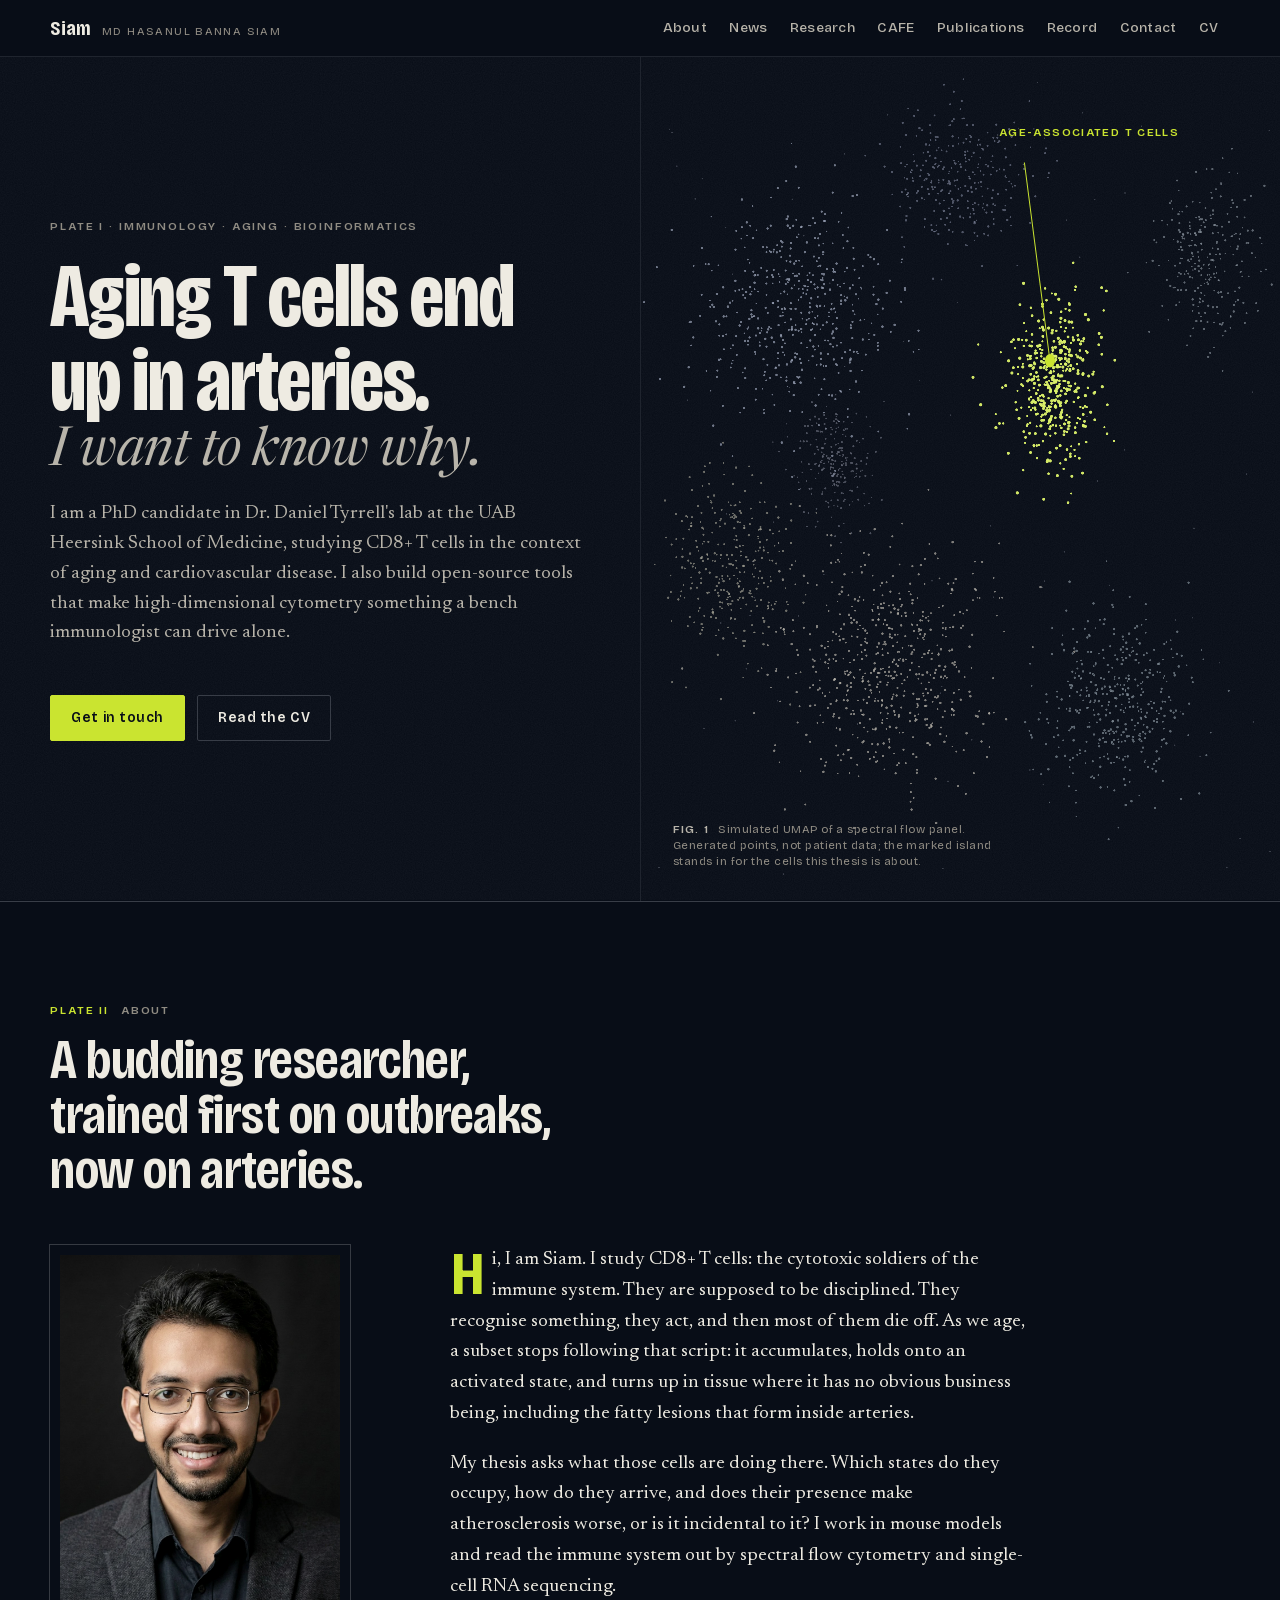
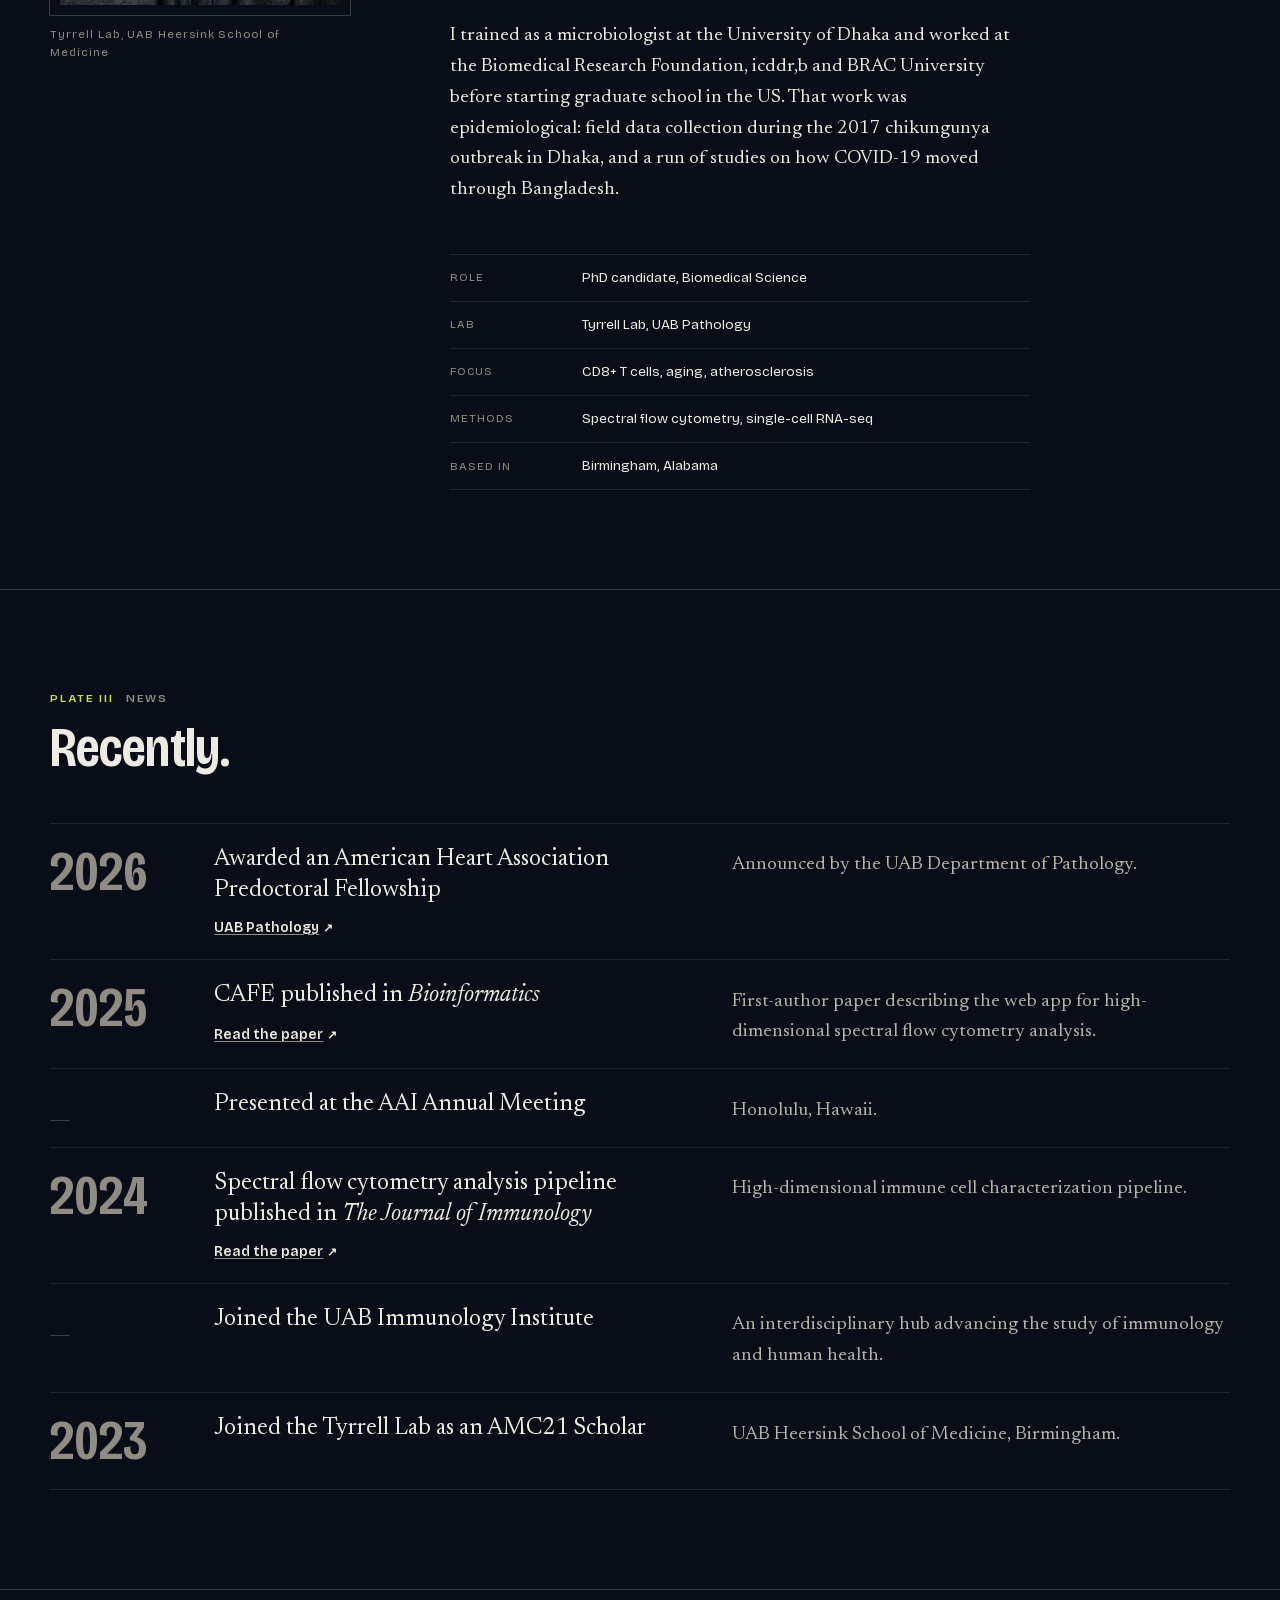
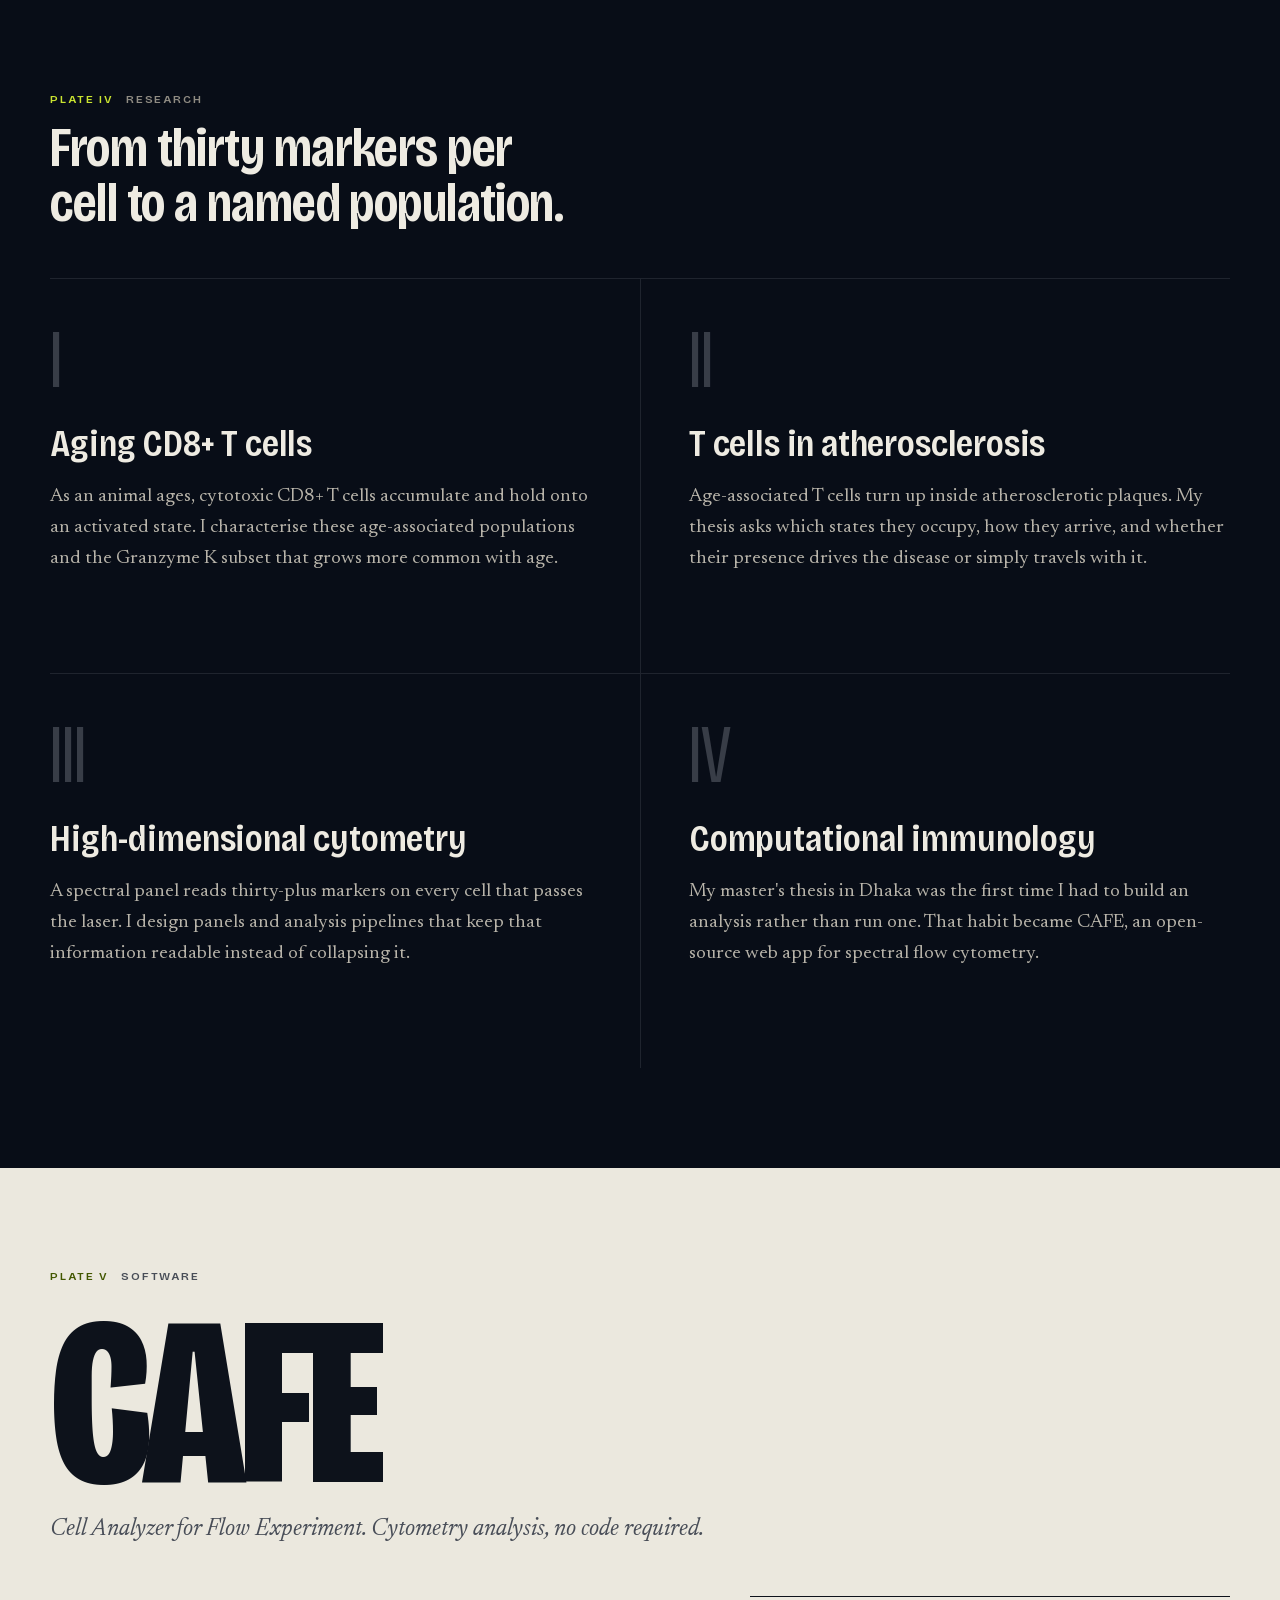
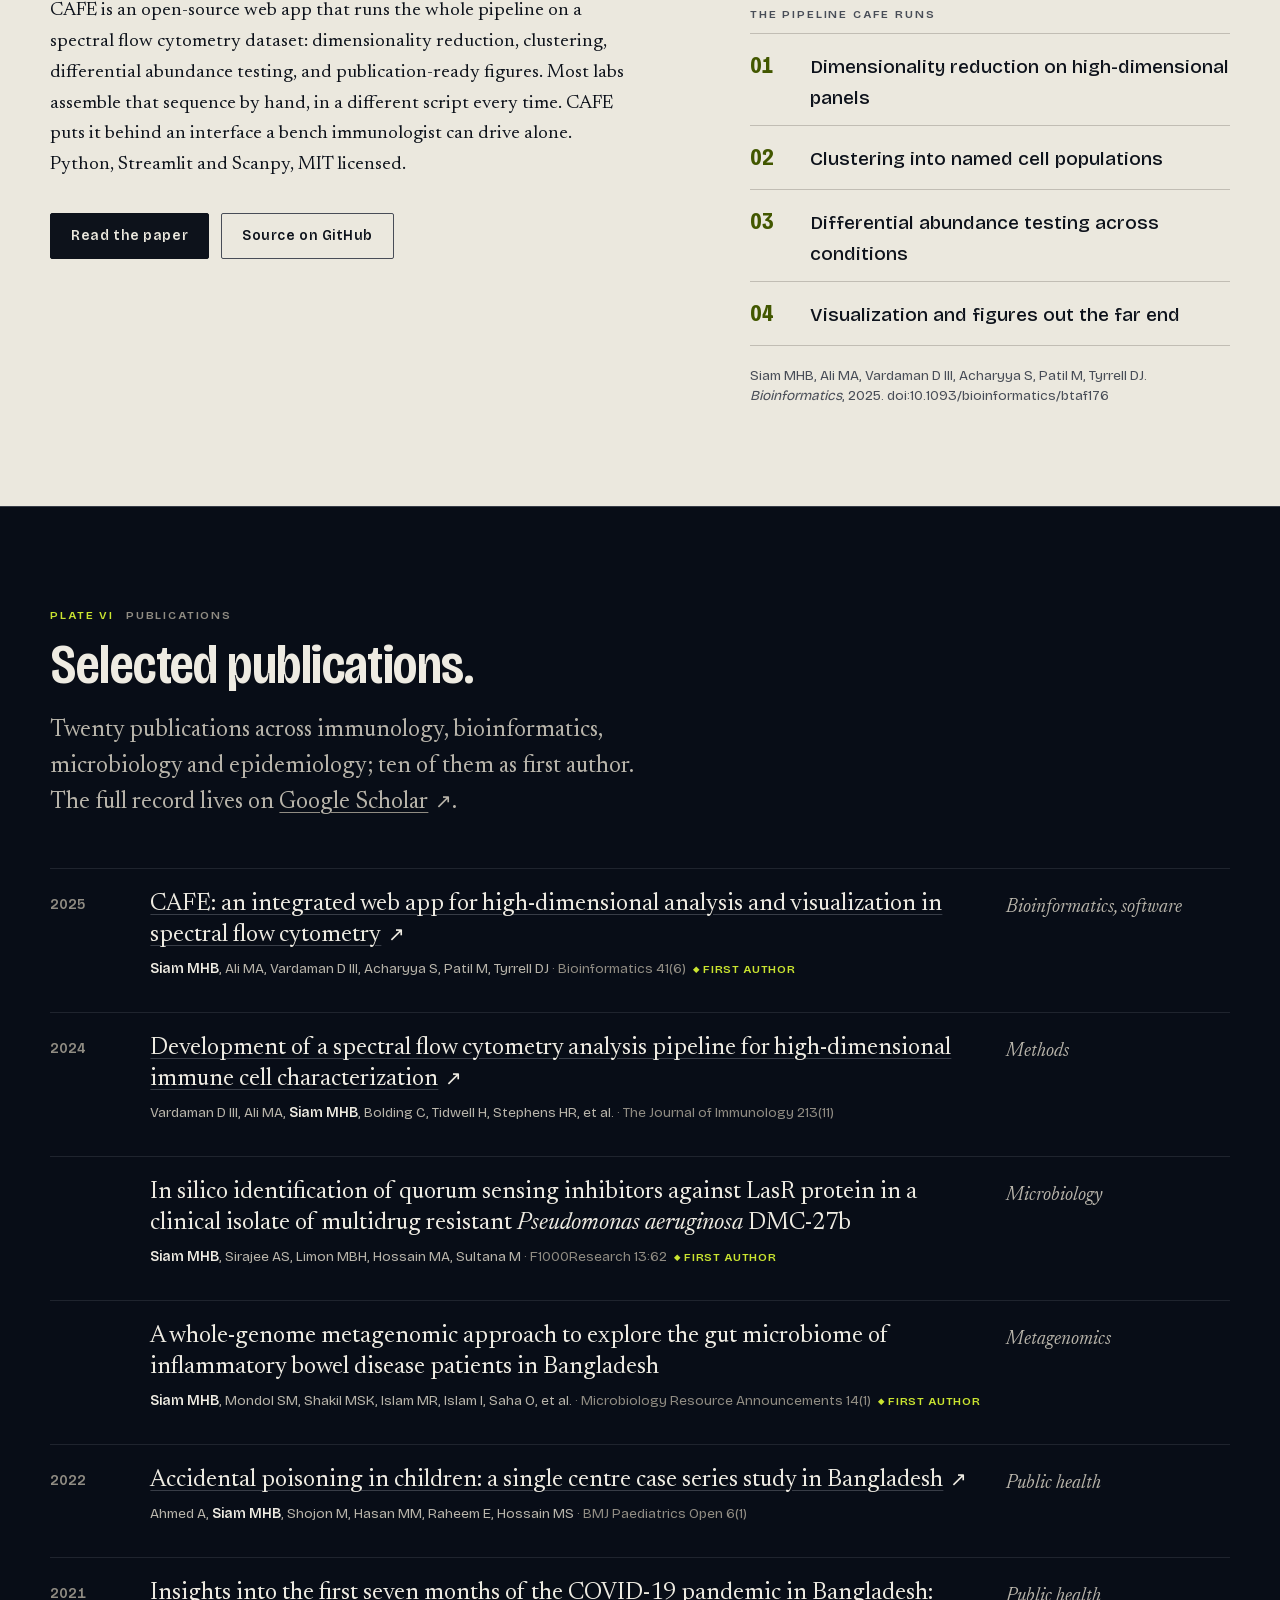
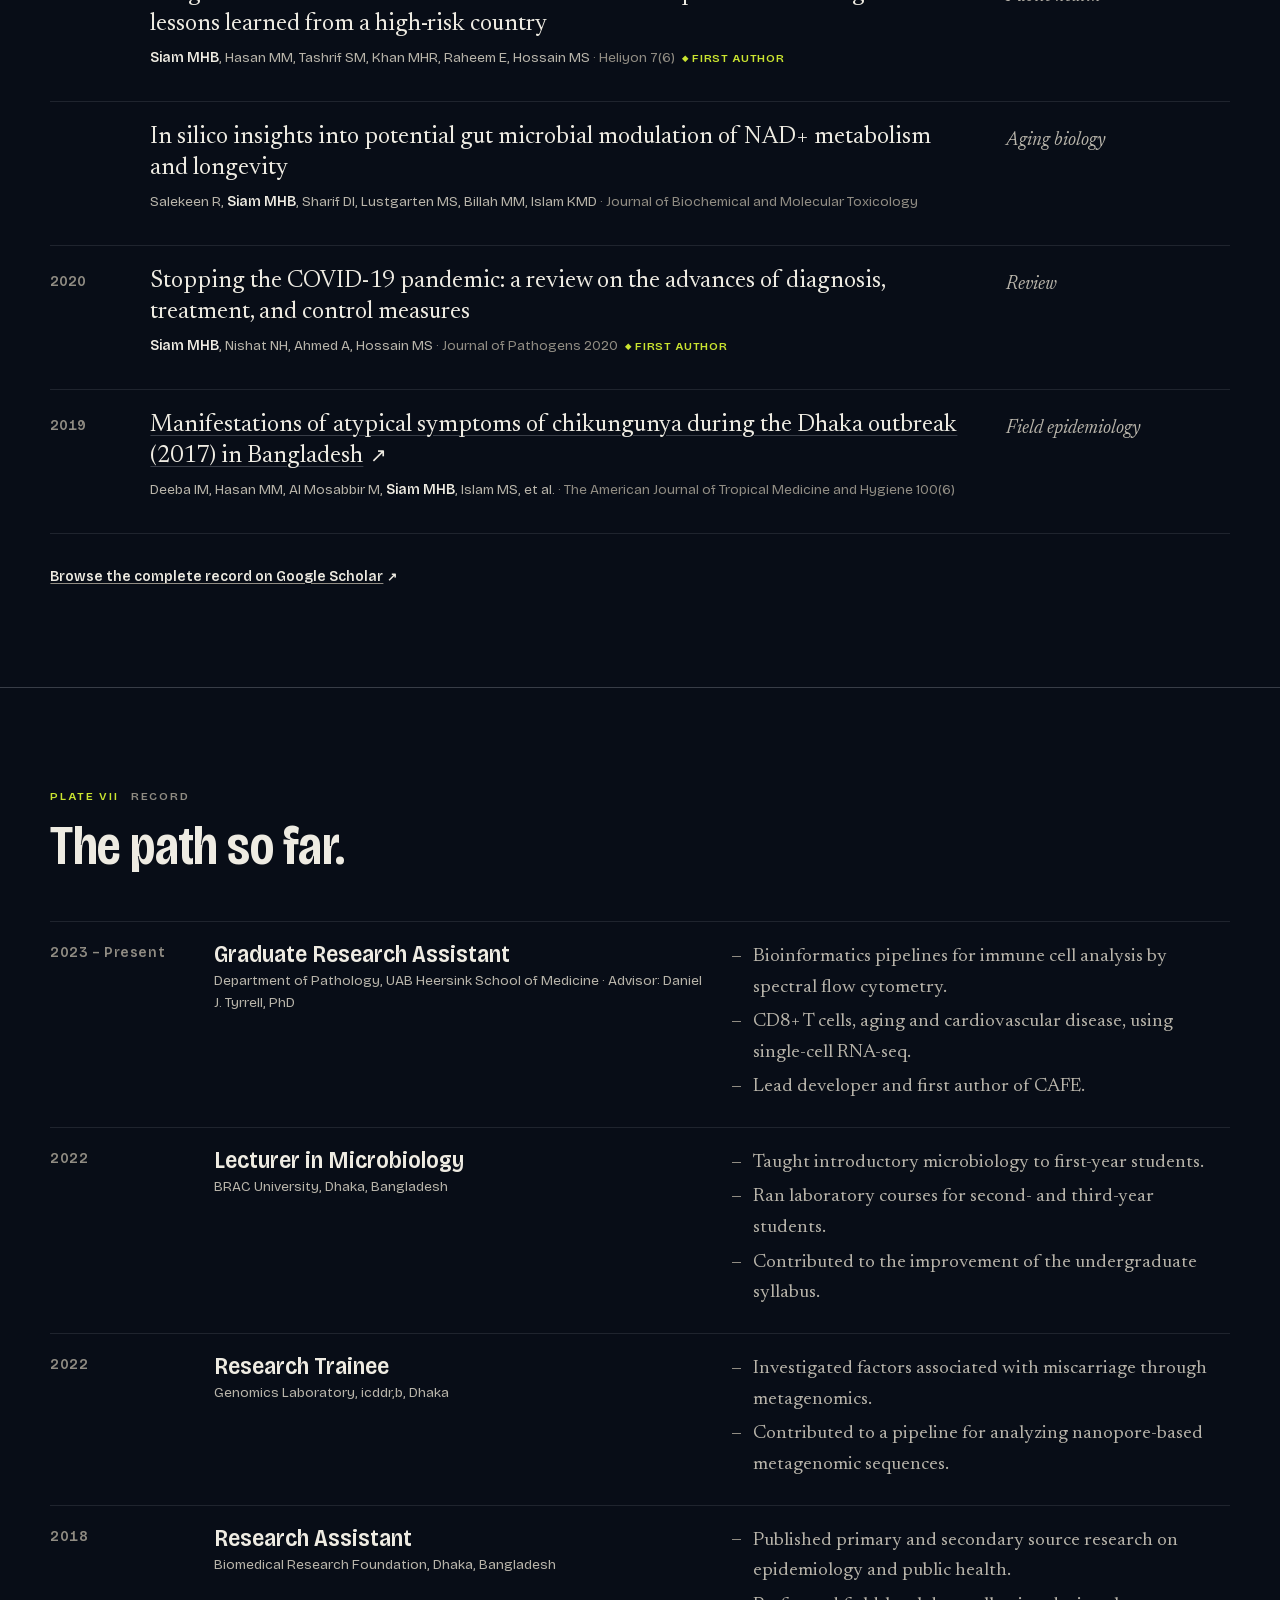
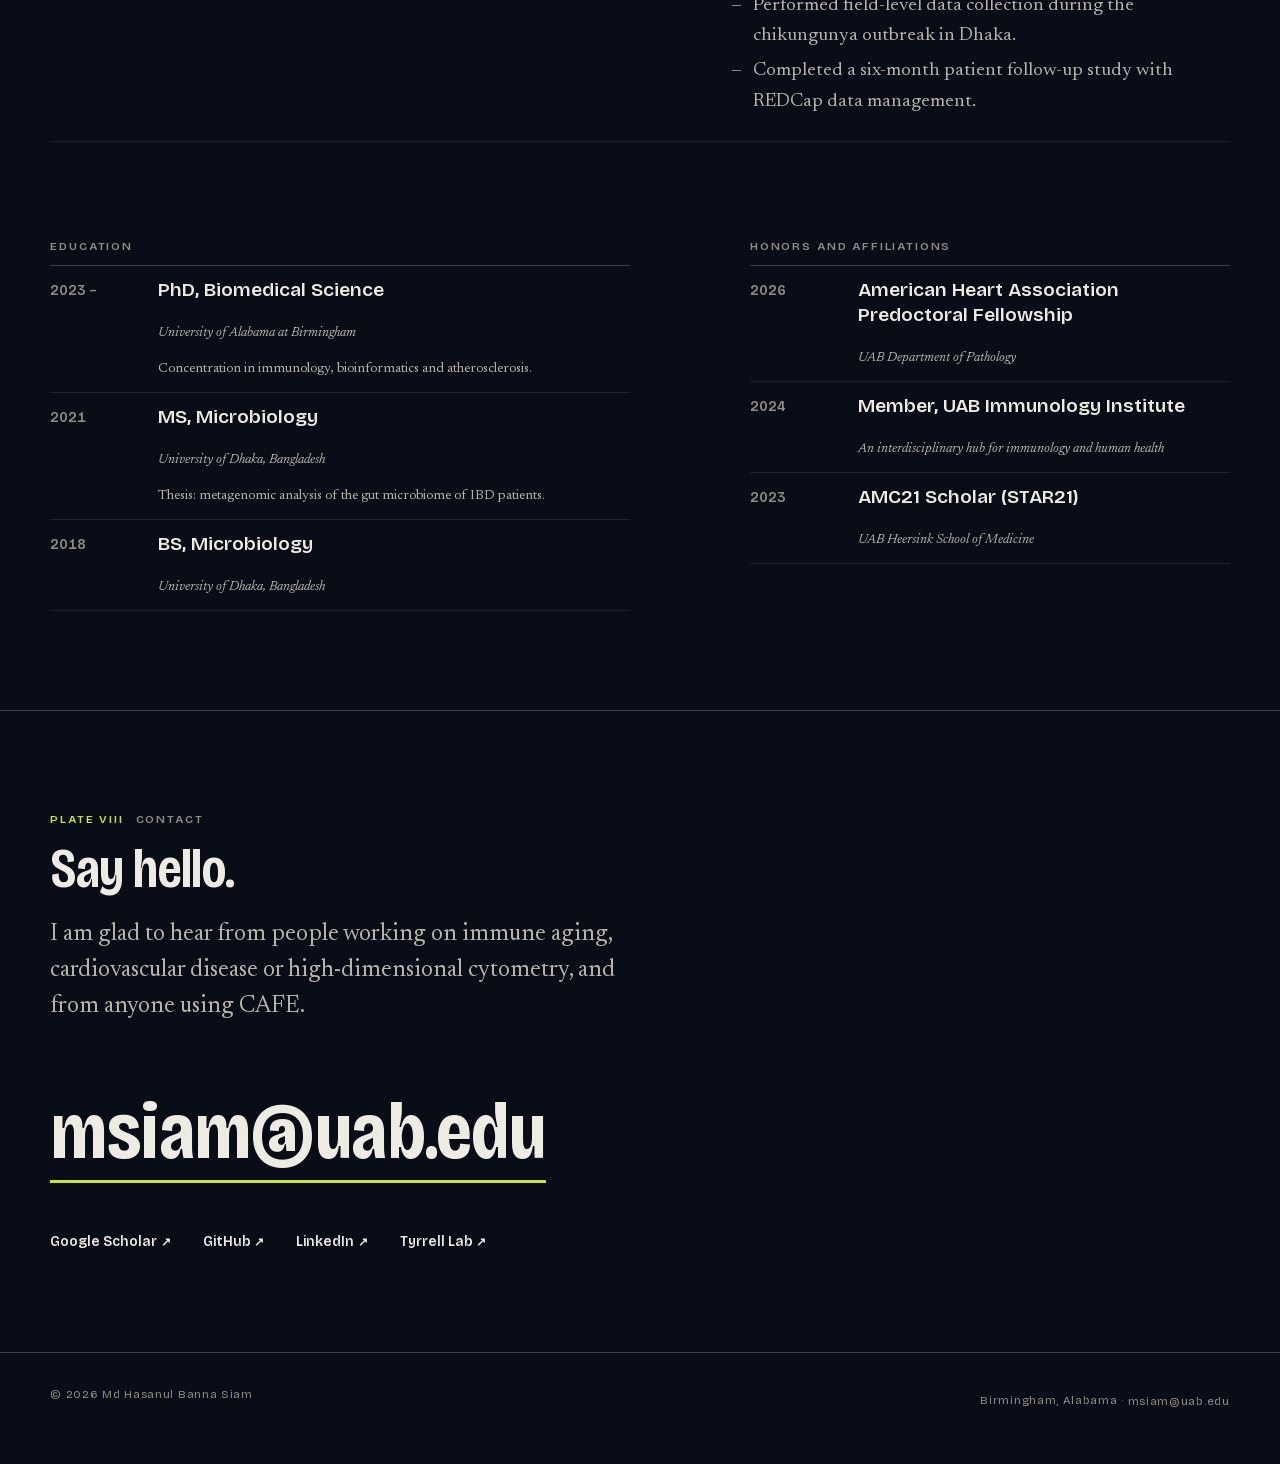
<file: index.html>
<!DOCTYPE html>
<html lang="en">
<head>
<meta charset="utf-8">
<meta name="viewport" content="width=device-width, initial-scale=1">
<title>Md Hasanul Banna Siam</title>
<meta name="description" content="Md Hasanul Banna Siam is a PhD candidate in the Tyrrell Lab at UAB, studying CD8+ T cells in aging and atherosclerosis and building open-source tools for high-dimensional immunology.">
<link rel="canonical" href="https://mhbsiam.github.io/">
<meta name="theme-color" content="#14161d">
<meta property="og:type" content="profile">
<meta property="og:title" content="Md Hasanul Banna Siam">
<meta property="og:description" content="PhD candidate at UAB studying CD8+ T cells in aging and atherosclerosis, and building CAFE, an open-source tool for spectral flow cytometry.">
<meta property="og:url" content="https://mhbsiam.github.io/">
<meta property="og:image" content="https://mhbsiam.github.io/assets/og-card.jpg">
<meta name="twitter:card" content="summary_large_image">
<link rel="preload" href="assets/fonts/bricolage-grotesque-latin-var.woff2" as="font" type="font/woff2" crossorigin>
<link rel="preload" href="assets/fonts/newsreader-latin-var.woff2" as="font" type="font/woff2" crossorigin>
<link rel="preload" href="assets/fonts/newsreader-italic-latin-var.woff2" as="font" type="font/woff2" crossorigin>
<link rel="stylesheet" href="css/style.css">
<link rel="icon" href="data:image/svg+xml,<svg xmlns='http://www.w3.org/2000/svg' viewBox='0 0 32 32'><rect width='32' height='32' fill='%2314161d'/><circle cx='20' cy='12' r='5' fill='%23dcf26a'/><circle cx='9' cy='20' r='3' fill='%23555a66'/><circle cx='22' cy='24' r='2.5' fill='%23555a66'/><circle cx='12' cy='9' r='2' fill='%23555a66'/></svg>">
</head>
<body>

<a class="skip-link" href="#main">Skip to content</a>

<header class="top">
  <div class="wrap top__inner">
    <a class="mark" href="#top"><span class="mark__short">Siam</span><span class="mark__long">Md Hasanul Banna Siam</span></a>
    <nav aria-label="Site">
      <ul class="top__links">
        <li><a href="#about">About</a></li>
        <li><a href="#news">News</a></li>
        <li><a href="#research">Research</a></li>
        <li><a href="#cafe">CAFE</a></li>
        <li><a href="#publications">Publications</a></li>
        <li><a href="#record">Record</a></li>
        <li><a href="#contact">Contact</a></li>
        <li><a href="cv.html">CV</a></li>
      </ul>
    </nav>
  </div>
</header>

<main id="main">

  <section class="hero" id="top" aria-labelledby="hero-title">
    <div class="hero__text">
      <p class="kicker reveal" style="--i:0">Plate I &middot; Immunology &middot; Aging &middot; Bioinformatics</p>
      <h1 class="hero__title reveal" id="hero-title" style="--i:1">
        Aging T cells end up in arteries.
        <em>I want to know why.</em>
      </h1>
      <p class="hero__lede reveal" style="--i:2">
        I am a PhD candidate in Dr. Daniel Tyrrell's lab at the UAB Heersink School of
        Medicine, studying CD8+ T cells in the context of aging and cardiovascular
        disease. I also build open-source tools that make high-dimensional cytometry
        something a bench immunologist can drive alone.
      </p>
      <div class="actions reveal" style="--i:3">
        <a class="btn btn--solid" href="mailto:msiam@uab.edu">Get in touch</a>
        <a class="btn btn--ghost" href="cv.html">Read the CV</a>
      </div>
    </div>

    <figure class="hero__fig">
      <div class="hero__plate" data-umap role="img"
           aria-label="Simulated UMAP embedding of flow cytometry data. One population, the age-associated T cells, is marked in chartreuse; the other islands are neighbouring clusters drawn in grey.">
        <canvas data-umap-canvas aria-hidden="true"></canvas>
        <svg class="hero__leader" viewBox="0 0 100 100" preserveAspectRatio="none" aria-hidden="true">
          <line x1="60" y1="12.5" x2="64" y2="36" vector-effect="non-scaling-stroke" />
          <circle cx="64" cy="36" r="0.8" vector-effect="non-scaling-stroke" />
        </svg>
        <p class="hero__label" aria-hidden="true">Age-associated T cells</p>
      </div>
      <figcaption class="hero__caption"><b>Fig. 1</b> Simulated UMAP of a spectral flow panel. Generated points, not patient data; the marked island stands in for the cells this thesis is about.</figcaption>
    </figure>
  </section>

  <section class="plate" id="about" aria-labelledby="about-title">
    <div class="wrap">
      <header class="plate__head">
        <span class="plate__num"><b>Plate II</b> About</span>
        <h2 class="plate__title" id="about-title">A budding researcher, trained first on outbreaks, now on arteries.</h2>
      </header>
      <div class="grid about">
        <figure class="about__portrait">
          <img src="assets/siam-headshot.jpg"
               srcset="assets/siam-headshot-240.jpg 240w, assets/siam-headshot.jpg 600w"
               sizes="(max-width: 48em) 80vw, 22rem"
               width="600" height="750" decoding="async" loading="lazy"
               alt="Portrait of Md Hasanul Banna Siam">
          <figcaption>Tyrrell Lab, UAB Heersink School of Medicine</figcaption>
        </figure>
        <div class="about__body">
          <p>
            Hi, I am Siam. I study CD8+ T cells: the cytotoxic soldiers of the immune
            system. They are supposed to be disciplined. They recognise something, they
            act, and then most of them die off. As we age, a subset stops following that
            script: it accumulates, holds onto an activated state, and turns up in tissue
            where it has no obvious business being, including the fatty lesions that form
            inside arteries.
          </p>
          <p>
            My thesis asks what those cells are doing there. Which states do they occupy,
            how do they arrive, and does their presence make atherosclerosis worse, or is
            it incidental to it? I work in mouse models and read the immune system out by
            spectral flow cytometry and single-cell RNA sequencing.
          </p>
          <p>
            I trained as a microbiologist at the University of Dhaka and worked at the
            Biomedical Research Foundation, icddr,b and BRAC University before starting
            graduate school in the US. That work was epidemiological: field data collection
            during the 2017 chikungunya outbreak in Dhaka, and a run of studies on how
            COVID-19 moved through Bangladesh.
          </p>
        </div>
        <dl class="facts">
          <div><dt>Role</dt><dd>PhD candidate, Biomedical Science</dd></div>
          <div><dt>Lab</dt><dd>Tyrrell Lab, UAB Pathology</dd></div>
          <div><dt>Focus</dt><dd>CD8+ T cells, aging, atherosclerosis</dd></div>
          <div><dt>Methods</dt><dd>Spectral flow cytometry, single-cell RNA-seq</dd></div>
          <div><dt>Based in</dt><dd>Birmingham, Alabama</dd></div>
        </dl>
      </div>
    </div>
  </section>

  <section class="plate" id="news" aria-labelledby="news-title">
    <div class="wrap">
      <header class="plate__head">
        <span class="plate__num"><b>Plate III</b> News</span>
        <h2 class="plate__title" id="news-title">Recently.</h2>
      </header>
      <ol class="ledger">
        <li class="ledger__row">
          <span class="ledger__year">2026</span>
          <div>
            <p class="ledger__title">Awarded an American Heart Association Predoctoral Fellowship</p>
            <p class="ledger__desc">Announced by the UAB Department of Pathology.</p>
            <a class="ledger__link" href="https://www.uab.edu/medicine/news/pathology/two-uab-pathology-trainees-receive-2026-american-heart-association-predoctoral-fellowships">UAB Pathology</a>
          </div>
        </li>
        <li class="ledger__row">
          <span class="ledger__year">2025</span>
          <div>
            <p class="ledger__title">CAFE published in <i>Bioinformatics</i></p>
            <p class="ledger__desc">First-author paper describing the web app for high-dimensional spectral flow cytometry analysis.</p>
            <a class="ledger__link" href="https://doi.org/10.1093/bioinformatics/btaf176">Read the paper</a>
          </div>
        </li>
        <li class="ledger__row ledger__row--dup">
          <span class="ledger__year"><span class="visually-hidden">2025</span></span>
          <div>
            <p class="ledger__title">Presented at the AAI Annual Meeting</p>
            <p class="ledger__desc">Honolulu, Hawaii.</p>
          </div>
        </li>
        <li class="ledger__row">
          <span class="ledger__year">2024</span>
          <div>
            <p class="ledger__title">Spectral flow cytometry analysis pipeline published in <i>The Journal of Immunology</i></p>
            <p class="ledger__desc">High-dimensional immune cell characterization pipeline.</p>
            <a class="ledger__link" href="https://doi.org/10.4049/jimmunol.2400370">Read the paper</a>
          </div>
        </li>
        <li class="ledger__row ledger__row--dup">
          <span class="ledger__year"><span class="visually-hidden">2024</span></span>
          <div>
            <p class="ledger__title">Joined the UAB Immunology Institute</p>
            <p class="ledger__desc">An interdisciplinary hub advancing the study of immunology and human health.</p>
          </div>
        </li>
        <li class="ledger__row">
          <span class="ledger__year">2023</span>
          <div>
            <p class="ledger__title">Joined the Tyrrell Lab as an AMC21 Scholar</p>
            <p class="ledger__desc">UAB Heersink School of Medicine, Birmingham.</p>
          </div>
        </li>
      </ol>
    </div>
  </section>

  <section class="plate" id="research" aria-labelledby="research-title">
    <div class="wrap">
      <header class="plate__head">
        <span class="plate__num"><b>Plate IV</b> Research</span>
        <h2 class="plate__title" id="research-title">From thirty markers per cell to a named population.</h2>
      </header>
      <ol class="quad">
        <li class="quad__item">
          <span class="quad__num" aria-hidden="true">I</span>
          <h3>Aging CD8+ T cells</h3>
          <p>
            As an animal ages, cytotoxic CD8+ T cells accumulate and hold onto an
            activated state. I characterise these age-associated populations and the
            Granzyme K subset that grows more common with age.
          </p>
        </li>
        <li class="quad__item">
          <span class="quad__num" aria-hidden="true">II</span>
          <h3>T cells in atherosclerosis</h3>
          <p>
            Age-associated T cells turn up inside atherosclerotic plaques. My thesis asks
            which states they occupy, how they arrive, and whether their presence drives
            the disease or simply travels with it.
          </p>
        </li>
        <li class="quad__item">
          <span class="quad__num" aria-hidden="true">III</span>
          <h3>High-dimensional cytometry</h3>
          <p>
            A spectral panel reads thirty-plus markers on every cell that passes the
            laser. I design panels and analysis pipelines that keep that information
            readable instead of collapsing it.
          </p>
        </li>
        <li class="quad__item">
          <span class="quad__num" aria-hidden="true">IV</span>
          <h3>Computational immunology</h3>
          <p>
            My master's thesis in Dhaka was the first time I had to build an analysis
            rather than run one. That habit became CAFE, an open-source web app for
            spectral flow cytometry.
          </p>
        </li>
      </ol>
    </div>
  </section>

  <section class="plate print" id="cafe" aria-labelledby="cafe-title">
    <div class="wrap">
      <span class="plate__num"><b>Plate V</b> Software</span>
      <h2 class="print__word" id="cafe-title">CAFE</h2>
      <p class="print__expand">Cell Analyzer for Flow Experiment. Cytometry analysis, no code required.</p>
      <div class="grid print__grid">
        <div class="print__copy">
          <p>
            CAFE is an open-source web app that runs the whole pipeline on a spectral
            flow cytometry dataset: dimensionality reduction, clustering, differential
            abundance testing, and publication-ready figures. Most labs assemble that
            sequence by hand, in a different script every time. CAFE puts it behind an
            interface a bench immunologist can drive alone. Python, Streamlit and Scanpy,
            MIT licensed.
          </p>
          <div class="actions">
            <a class="btn btn--solid" href="https://doi.org/10.1093/bioinformatics/btaf176">Read the paper</a>
            <a class="btn btn--ghost" href="https://github.com/mhbsiam/cafe">Source on GitHub</a>
          </div>
        </div>
        <div class="steps">
          <h3>The pipeline CAFE runs</h3>
          <ol>
            <li>Dimensionality reduction on high-dimensional panels</li>
            <li>Clustering into named cell populations</li>
            <li>Differential abundance testing across conditions</li>
            <li>Visualization and figures out the far end</li>
          </ol>
          <p class="steps__cite">
            Siam MHB, Ali MA, Vardaman D III, Acharyya S, Patil M, Tyrrell DJ.
            <i>Bioinformatics</i>, 2025. doi:10.1093/bioinformatics/btaf176
          </p>
        </div>
      </div>
    </div>
  </section>

  <section class="plate" id="publications" aria-labelledby="pubs-title">
    <div class="wrap">
      <header class="plate__head">
        <span class="plate__num"><b>Plate VI</b> Publications</span>
        <h2 class="plate__title" id="pubs-title">Selected publications.</h2>
        <p class="plate__intro">
          Twenty publications across immunology, bioinformatics, microbiology and
          epidemiology; ten of them as first author. The full record lives on
          <a href="https://scholar.google.com/citations?user=SAG0BIoAAAAJ&amp;hl=en">Google Scholar</a>.
        </p>
      </header>

      <ol class="refs">
        <li class="ref">
          <span class="ref__year">2025</span>
          <div>
            <h3 class="ref__title"><a href="https://doi.org/10.1093/bioinformatics/btaf176">CAFE: an integrated web app for high-dimensional analysis and visualization in spectral flow cytometry</a></h3>
            <p class="ref__meta"><b>Siam MHB</b>, Ali MA, Vardaman D III, Acharyya S, Patil M, Tyrrell DJ <i>&middot; Bioinformatics 41(6)</i><span class="ref__lead">First author</span></p>
          </div>
          <span class="ref__side">Bioinformatics, software</span>
        </li>
        <li class="ref">
          <span class="ref__year">2024</span>
          <div>
            <h3 class="ref__title"><a href="https://doi.org/10.4049/jimmunol.2400370">Development of a spectral flow cytometry analysis pipeline for high-dimensional immune cell characterization</a></h3>
            <p class="ref__meta">Vardaman D III, Ali MA, <b>Siam MHB</b>, Bolding C, Tidwell H, Stephens HR, et al. <i>&middot; The Journal of Immunology 213(11)</i></p>
          </div>
          <span class="ref__side">Methods</span>
        </li>
        <li class="ref ref--dup">
          <span class="ref__year"><span class="visually-hidden">2024</span></span>
          <div>
            <h3 class="ref__title">In silico identification of quorum sensing inhibitors against LasR protein in a clinical isolate of multidrug resistant <i>Pseudomonas aeruginosa</i> DMC-27b</h3>
            <p class="ref__meta"><b>Siam MHB</b>, Sirajee AS, Limon MBH, Hossain MA, Sultana M <i>&middot; F1000Research 13:62</i><span class="ref__lead">First author</span></p>
          </div>
          <span class="ref__side">Microbiology</span>
        </li>
        <li class="ref ref--dup">
          <span class="ref__year"><span class="visually-hidden">2024</span></span>
          <div>
            <h3 class="ref__title">A whole-genome metagenomic approach to explore the gut microbiome of inflammatory bowel disease patients in Bangladesh</h3>
            <p class="ref__meta"><b>Siam MHB</b>, Mondol SM, Shakil MSK, Islam MR, Islam I, Saha O, et al. <i>&middot; Microbiology Resource Announcements 14(1)</i><span class="ref__lead">First author</span></p>
          </div>
          <span class="ref__side">Metagenomics</span>
        </li>
        <li class="ref">
          <span class="ref__year">2022</span>
          <div>
            <h3 class="ref__title"><a href="https://doi.org/10.1136/bmjpo-2022-001541">Accidental poisoning in children: a single centre case series study in Bangladesh</a></h3>
            <p class="ref__meta">Ahmed A, <b>Siam MHB</b>, Shojon M, Hasan MM, Raheem E, Hossain MS <i>&middot; BMJ Paediatrics Open 6(1)</i></p>
          </div>
          <span class="ref__side">Public health</span>
        </li>
        <li class="ref">
          <span class="ref__year">2021</span>
          <div>
            <h3 class="ref__title">Insights into the first seven months of the COVID-19 pandemic in Bangladesh: lessons learned from a high-risk country</h3>
            <p class="ref__meta"><b>Siam MHB</b>, Hasan MM, Tashrif SM, Khan MHR, Raheem E, Hossain MS <i>&middot; Heliyon 7(6)</i><span class="ref__lead">First author</span></p>
          </div>
          <span class="ref__side">Public health</span>
        </li>
        <li class="ref ref--dup">
          <span class="ref__year"><span class="visually-hidden">2021</span></span>
          <div>
            <h3 class="ref__title">In silico insights into potential gut microbial modulation of NAD+ metabolism and longevity</h3>
            <p class="ref__meta">Salekeen R, <b>Siam MHB</b>, Sharif DI, Lustgarten MS, Billah MM, Islam KMD <i>&middot; Journal of Biochemical and Molecular Toxicology</i></p>
          </div>
          <span class="ref__side">Aging biology</span>
        </li>
        <li class="ref">
          <span class="ref__year">2020</span>
          <div>
            <h3 class="ref__title">Stopping the COVID-19 pandemic: a review on the advances of diagnosis, treatment, and control measures</h3>
            <p class="ref__meta"><b>Siam MHB</b>, Nishat NH, Ahmed A, Hossain MS <i>&middot; Journal of Pathogens 2020</i><span class="ref__lead">First author</span></p>
          </div>
          <span class="ref__side">Review</span>
        </li>
        <li class="ref">
          <span class="ref__year">2019</span>
          <div>
            <h3 class="ref__title"><a href="https://doi.org/10.4269/ajtmh.19-0122">Manifestations of atypical symptoms of chikungunya during the Dhaka outbreak (2017) in Bangladesh</a></h3>
            <p class="ref__meta">Deeba IM, Hasan MM, Al Mosabbir M, <b>Siam MHB</b>, Islam MS, et al. <i>&middot; The American Journal of Tropical Medicine and Hygiene 100(6)</i></p>
          </div>
          <span class="ref__side">Field epidemiology</span>
        </li>
      </ol>

      <p class="refs__more">
        <a href="https://scholar.google.com/citations?user=SAG0BIoAAAAJ&amp;hl=en">Browse the complete record on Google Scholar</a>
      </p>
    </div>
  </section>

  <section class="plate" id="record" aria-labelledby="record-title">
    <div class="wrap">
      <header class="plate__head">
        <span class="plate__num"><b>Plate VII</b> Record</span>
        <h2 class="plate__title" id="record-title">The path so far.</h2>
      </header>

      <div class="grid record">
        <ol class="posts">
          <li class="post">
            <span class="post__when">2023 &ndash; Present</span>
            <div>
              <h3>Graduate Research Assistant</h3>
              <p class="post__where">Department of Pathology, UAB Heersink School of Medicine &middot; Advisor: Daniel J. Tyrrell, PhD</p>
              <ul>
                <li>Bioinformatics pipelines for immune cell analysis by spectral flow cytometry.</li>
                <li>CD8+ T cells, aging and cardiovascular disease, using single-cell RNA-seq.</li>
                <li>Lead developer and first author of CAFE.</li>
              </ul>
            </div>
          </li>
          <li class="post">
            <span class="post__when">2022</span>
            <div>
              <h3>Lecturer in Microbiology</h3>
              <p class="post__where">BRAC University, Dhaka, Bangladesh</p>
              <ul>
                <li>Taught introductory microbiology to first-year students.</li>
                <li>Ran laboratory courses for second- and third-year students.</li>
                <li>Contributed to the improvement of the undergraduate syllabus.</li>
              </ul>
            </div>
          </li>
          <li class="post">
            <span class="post__when">2022</span>
            <div>
              <h3>Research Trainee</h3>
              <p class="post__where">Genomics Laboratory, icddr,b, Dhaka</p>
              <ul>
                <li>Investigated factors associated with miscarriage through metagenomics.</li>
                <li>Contributed to a pipeline for analyzing nanopore-based metagenomic sequences.</li>
              </ul>
            </div>
          </li>
          <li class="post">
            <span class="post__when">2018</span>
            <div>
              <h3>Research Assistant</h3>
              <p class="post__where">Biomedical Research Foundation, Dhaka, Bangladesh</p>
              <ul>
                <li>Published primary and secondary source research on epidemiology and public health.</li>
                <li>Performed field-level data collection during the chikungunya outbreak in Dhaka.</li>
                <li>Completed a six-month patient follow-up study with REDCap data management.</li>
              </ul>
            </div>
          </li>
        </ol>

        <div class="side side--edu">
          <h3>Education</h3>
          <ul>
            <li>
              <span class="side__when">2023 &ndash;</span>
              <div>
                <p class="side__what">PhD, Biomedical Science</p>
                <p class="side__where">University of Alabama at Birmingham</p>
                <p class="side__note">Concentration in immunology, bioinformatics and atherosclerosis.</p>
              </div>
            </li>
            <li>
              <span class="side__when">2021</span>
              <div>
                <p class="side__what">MS, Microbiology</p>
                <p class="side__where">University of Dhaka, Bangladesh</p>
                <p class="side__note">Thesis: metagenomic analysis of the gut microbiome of IBD patients.</p>
              </div>
            </li>
            <li>
              <span class="side__when">2018</span>
              <div>
                <p class="side__what">BS, Microbiology</p>
                <p class="side__where">University of Dhaka, Bangladesh</p>
              </div>
            </li>
          </ul>
        </div>

        <div class="side side--hon">
          <h3>Honors and affiliations</h3>
          <ul>
            <li>
              <span class="side__when">2026</span>
              <div>
                <p class="side__what">American Heart Association Predoctoral Fellowship</p>
                <p class="side__where">UAB Department of Pathology</p>
              </div>
            </li>
            <li>
              <span class="side__when">2024</span>
              <div>
                <p class="side__what">Member, UAB Immunology Institute</p>
                <p class="side__where">An interdisciplinary hub for immunology and human health</p>
              </div>
            </li>
            <li>
              <span class="side__when">2023</span>
              <div>
                <p class="side__what">AMC21 Scholar (STAR21)</p>
                <p class="side__where">UAB Heersink School of Medicine</p>
              </div>
            </li>
          </ul>
        </div>
      </div>
    </div>
  </section>

  <section class="plate contact" id="contact" aria-labelledby="contact-title">
    <div class="wrap">
      <header class="plate__head">
        <span class="plate__num"><b>Plate VIII</b> Contact</span>
        <h2 class="plate__title" id="contact-title">Say hello.</h2>
        <p class="plate__intro">
          I am glad to hear from people working on immune aging, cardiovascular disease or
          high-dimensional cytometry, and from anyone using CAFE.
        </p>
      </header>
      <a class="contact__mail" href="mailto:msiam@uab.edu">msiam@uab.edu</a>
      <ul class="contact__links">
        <li><a href="https://scholar.google.com/citations?user=SAG0BIoAAAAJ&amp;hl=en">Google Scholar</a></li>
        <li><a href="https://github.com/mhbsiam">GitHub</a></li>
        <li><a href="https://www.linkedin.com/in/hasanulbannasiam/">LinkedIn</a></li>
        <li><a href="https://tyrrelllab.github.io/">Tyrrell Lab</a></li>
      </ul>
    </div>
  </section>

</main>

<footer class="foot">
  <div class="wrap foot__inner">
    <p>&copy; <span id="year">2026</span> Md Hasanul Banna Siam</p>
    <p>Birmingham, Alabama &middot; <a href="mailto:msiam@uab.edu">msiam@uab.edu</a></p>
  </div>
</footer>

<script src="js/main.js" defer></script>
<script src="js/umap.js" defer></script>
</body>
</html>
</file>
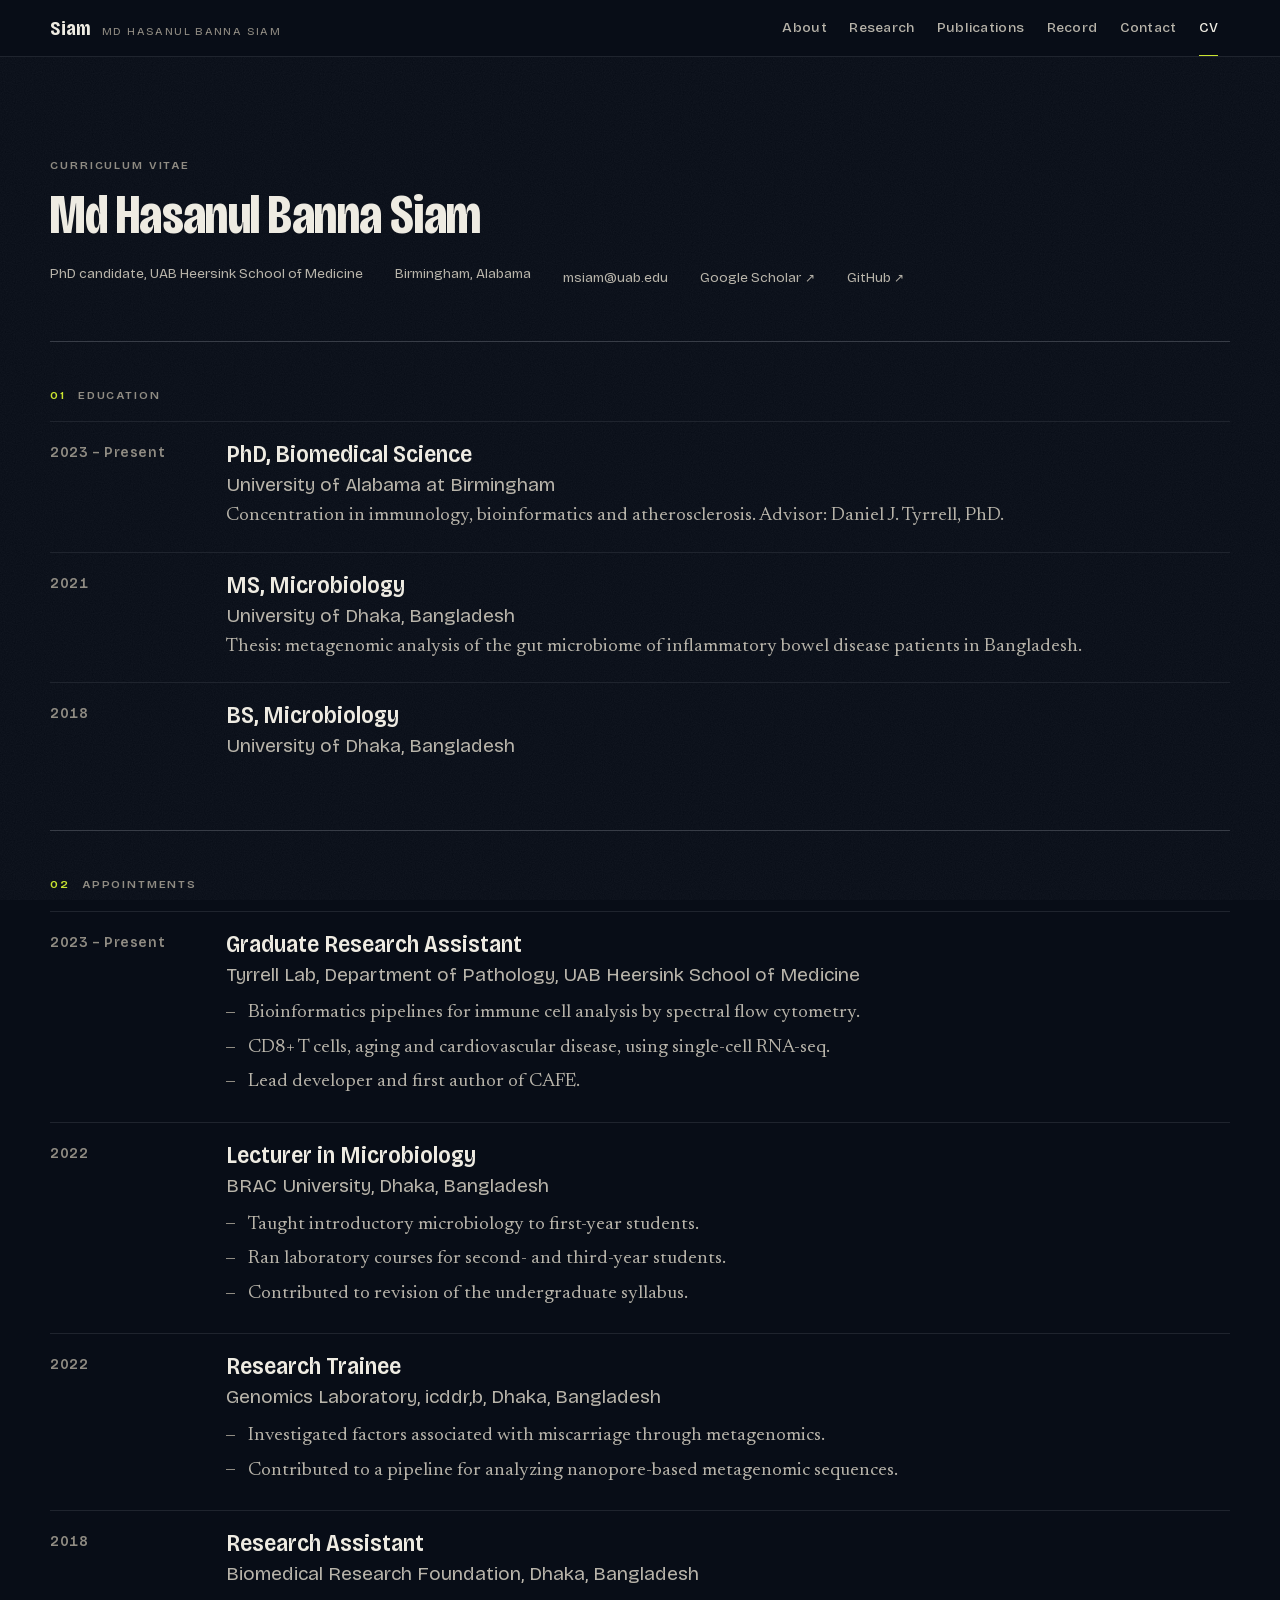
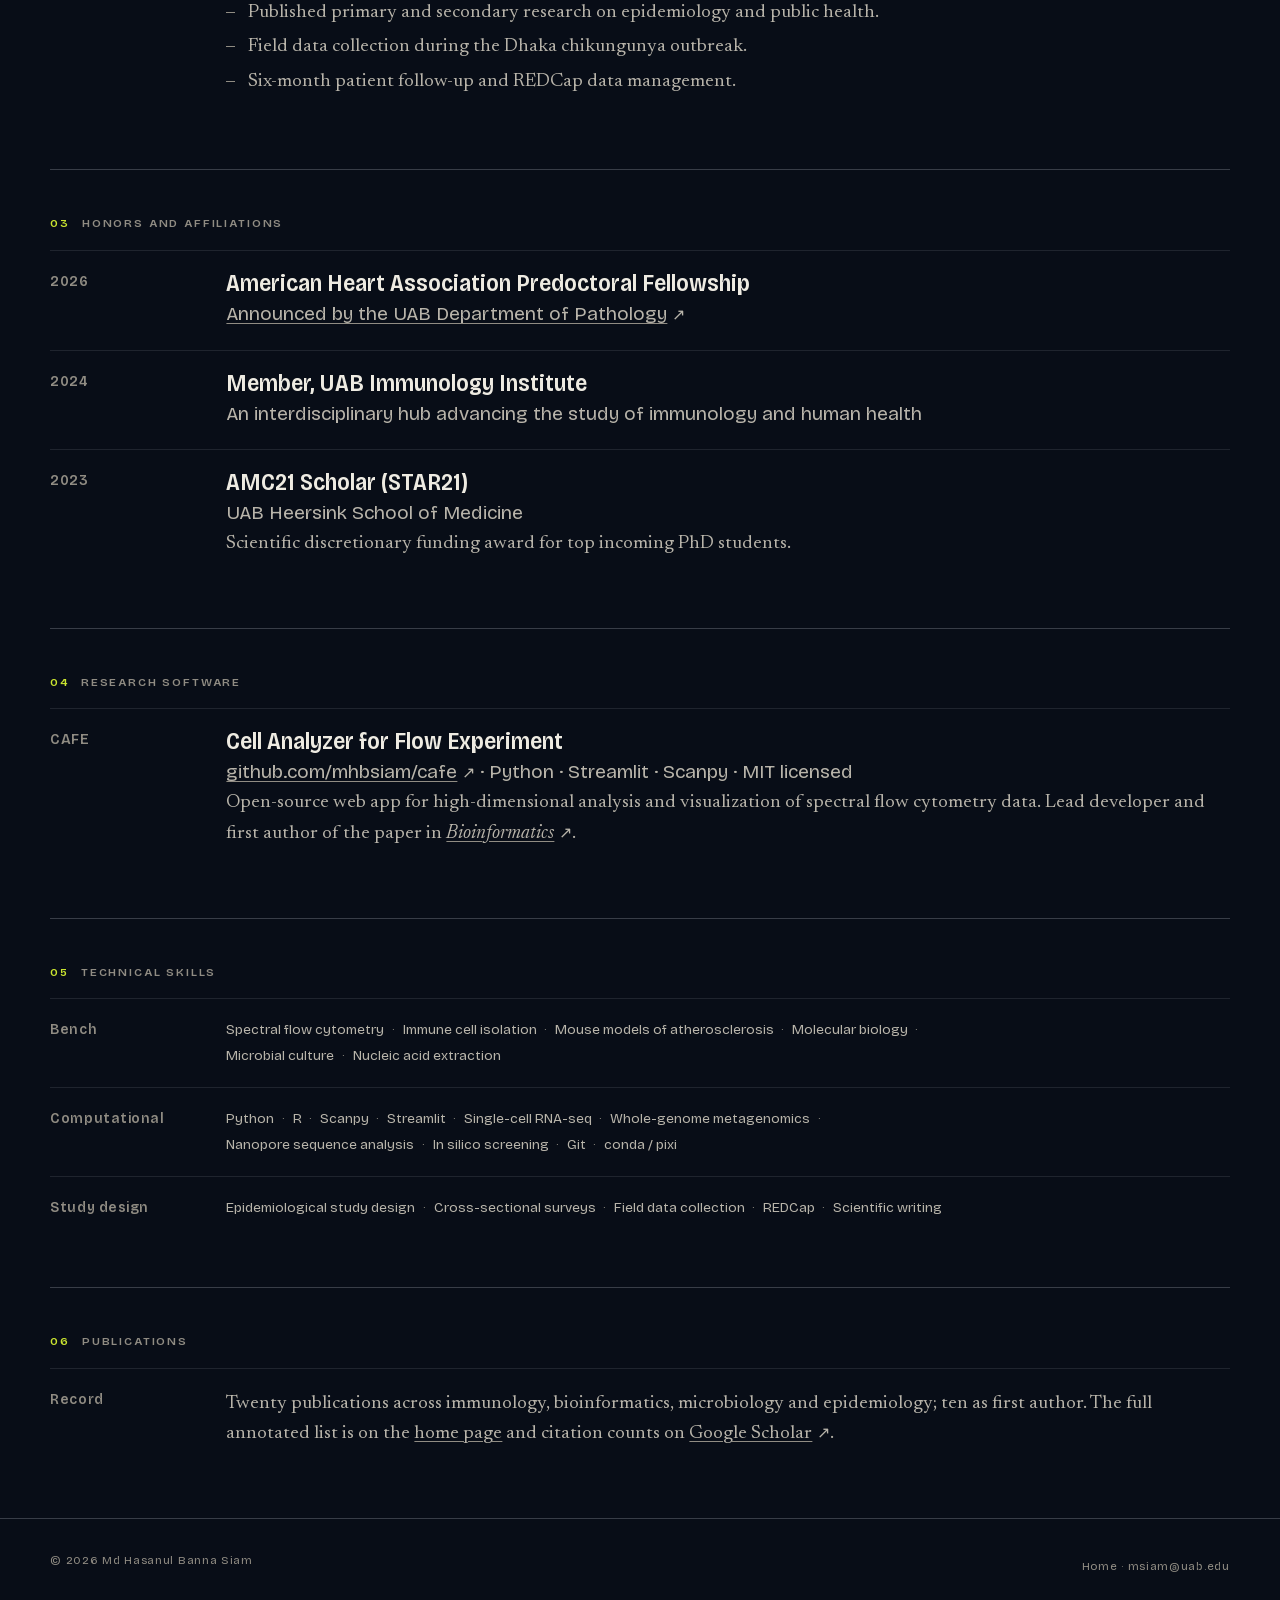
<file: cv.html>
<!DOCTYPE html>
<html lang="en">
<head>
<meta charset="utf-8">
<meta name="viewport" content="width=device-width, initial-scale=1">
<title>CV · Md Hasanul Banna Siam</title>
<meta name="description" content="Curriculum vitae of Md Hasanul Banna Siam: education, appointments, honors, research software and technical skills.">
<link rel="canonical" href="https://mhbsiam.github.io/cv.html">
<meta name="theme-color" content="#14161d">
<link rel="preload" href="assets/fonts/bricolage-grotesque-latin-var.woff2" as="font" type="font/woff2" crossorigin>
<link rel="preload" href="assets/fonts/newsreader-latin-var.woff2" as="font" type="font/woff2" crossorigin>
<link rel="stylesheet" href="css/style.css">
<link rel="icon" href="data:image/svg+xml,<svg xmlns='http://www.w3.org/2000/svg' viewBox='0 0 32 32'><rect width='32' height='32' fill='%2314161d'/><circle cx='20' cy='12' r='5' fill='%23dcf26a'/><circle cx='9' cy='20' r='3' fill='%23555a66'/><circle cx='22' cy='24' r='2.5' fill='%23555a66'/><circle cx='12' cy='9' r='2' fill='%23555a66'/></svg>">
</head>
<body>

<a class="skip-link" href="#main">Skip to content</a>

<header class="top">
  <div class="wrap top__inner">
    <a class="mark" href="./"><span class="mark__short">Siam</span><span class="mark__long">Md Hasanul Banna Siam</span></a>
    <nav aria-label="Site">
      <ul class="top__links">
        <li><a href="./#about">About</a></li>
        <li><a href="./#research">Research</a></li>
        <li><a href="./#publications">Publications</a></li>
        <li><a href="./#record">Record</a></li>
        <li><a href="./#contact">Contact</a></li>
        <li><a href="cv.html" aria-current="page">CV</a></li>
      </ul>
    </nav>
  </div>
</header>

<main id="main">
  <div class="wrap">

    <header class="page-head">
      <p class="kicker">Curriculum vitae</p>
      <h1>Md Hasanul Banna Siam</h1>
      <div class="page-head__meta">
        <span>PhD candidate, UAB Heersink School of Medicine</span>
        <span>Birmingham, Alabama</span>
        <a href="mailto:msiam@uab.edu">msiam@uab.edu</a>
        <a href="https://scholar.google.com/citations?user=SAG0BIoAAAAJ&amp;hl=en">Google Scholar</a>
        <a href="https://github.com/mhbsiam">GitHub</a>
      </div>
    </header>

    <section class="cv-sec" aria-labelledby="cv-edu">
      <h2 id="cv-edu"><b>01</b> Education</h2>
      <div class="cv-row">
        <span class="cv-when">2023 &ndash; Present</span>
        <div class="cv-what">
          <h3>PhD, Biomedical Science</h3>
          <p class="cv-where">University of Alabama at Birmingham</p>
          <p>Concentration in immunology, bioinformatics and atherosclerosis. Advisor: Daniel J. Tyrrell, PhD.</p>
        </div>
      </div>
      <div class="cv-row">
        <span class="cv-when">2021</span>
        <div class="cv-what">
          <h3>MS, Microbiology</h3>
          <p class="cv-where">University of Dhaka, Bangladesh</p>
          <p>Thesis: metagenomic analysis of the gut microbiome of inflammatory bowel disease patients in Bangladesh.</p>
        </div>
      </div>
      <div class="cv-row">
        <span class="cv-when">2018</span>
        <div class="cv-what">
          <h3>BS, Microbiology</h3>
          <p class="cv-where">University of Dhaka, Bangladesh</p>
        </div>
      </div>
    </section>

    <section class="cv-sec" aria-labelledby="cv-app">
      <h2 id="cv-app"><b>02</b> Appointments</h2>
      <div class="cv-row">
        <span class="cv-when">2023 &ndash; Present</span>
        <div class="cv-what">
          <h3>Graduate Research Assistant</h3>
          <p class="cv-where">Tyrrell Lab, Department of Pathology, UAB Heersink School of Medicine</p>
          <ul>
            <li>Bioinformatics pipelines for immune cell analysis by spectral flow cytometry.</li>
            <li>CD8+ T cells, aging and cardiovascular disease, using single-cell RNA-seq.</li>
            <li>Lead developer and first author of CAFE.</li>
          </ul>
        </div>
      </div>
      <div class="cv-row">
        <span class="cv-when">2022</span>
        <div class="cv-what">
          <h3>Lecturer in Microbiology</h3>
          <p class="cv-where">BRAC University, Dhaka, Bangladesh</p>
          <ul>
            <li>Taught introductory microbiology to first-year students.</li>
            <li>Ran laboratory courses for second- and third-year students.</li>
            <li>Contributed to revision of the undergraduate syllabus.</li>
          </ul>
        </div>
      </div>
      <div class="cv-row">
        <span class="cv-when">2022</span>
        <div class="cv-what">
          <h3>Research Trainee</h3>
          <p class="cv-where">Genomics Laboratory, icddr,b, Dhaka, Bangladesh</p>
          <ul>
            <li>Investigated factors associated with miscarriage through metagenomics.</li>
            <li>Contributed to a pipeline for analyzing nanopore-based metagenomic sequences.</li>
          </ul>
        </div>
      </div>
      <div class="cv-row">
        <span class="cv-when">2018</span>
        <div class="cv-what">
          <h3>Research Assistant</h3>
          <p class="cv-where">Biomedical Research Foundation, Dhaka, Bangladesh</p>
          <ul>
            <li>Published primary and secondary research on epidemiology and public health.</li>
            <li>Field data collection during the Dhaka chikungunya outbreak.</li>
            <li>Six-month patient follow-up and REDCap data management.</li>
          </ul>
        </div>
      </div>
    </section>

    <section class="cv-sec" aria-labelledby="cv-hon">
      <h2 id="cv-hon"><b>03</b> Honors and affiliations</h2>
      <div class="cv-row">
        <span class="cv-when">2026</span>
        <div class="cv-what">
          <h3>American Heart Association Predoctoral Fellowship</h3>
          <p class="cv-where"><a href="https://www.uab.edu/medicine/news/pathology/two-uab-pathology-trainees-receive-2026-american-heart-association-predoctoral-fellowships">Announced by the UAB Department of Pathology</a></p>
        </div>
      </div>
      <div class="cv-row">
        <span class="cv-when">2024</span>
        <div class="cv-what">
          <h3>Member, UAB Immunology Institute</h3>
          <p class="cv-where">An interdisciplinary hub advancing the study of immunology and human health</p>
        </div>
      </div>
      <div class="cv-row">
        <span class="cv-when">2023</span>
        <div class="cv-what">
          <h3>AMC21 Scholar (STAR21)</h3>
          <p class="cv-where">UAB Heersink School of Medicine</p>
          <p>Scientific discretionary funding award for top incoming PhD students.</p>
        </div>
      </div>
    </section>

    <section class="cv-sec" aria-labelledby="cv-soft">
      <h2 id="cv-soft"><b>04</b> Research software</h2>
      <div class="cv-row">
        <span class="cv-when">CAFE</span>
        <div class="cv-what">
          <h3>Cell Analyzer for Flow Experiment</h3>
          <p class="cv-where"><a href="https://github.com/mhbsiam/cafe">github.com/mhbsiam/cafe</a> &middot; Python &middot; Streamlit &middot; Scanpy &middot; MIT licensed</p>
          <p>Open-source web app for high-dimensional analysis and visualization of spectral flow cytometry data. Lead developer and first author of the paper in <a href="https://doi.org/10.1093/bioinformatics/btaf176"><i>Bioinformatics</i></a>.</p>
        </div>
      </div>
    </section>

    <section class="cv-sec" aria-labelledby="cv-skills">
      <h2 id="cv-skills"><b>05</b> Technical skills</h2>
      <div class="cv-row">
        <span class="cv-when">Bench</span>
        <div class="cv-tags">
          <span>Spectral flow cytometry</span><span>Immune cell isolation</span>
          <span>Mouse models of atherosclerosis</span><span>Molecular biology</span>
          <span>Microbial culture</span><span>Nucleic acid extraction</span>
        </div>
      </div>
      <div class="cv-row">
        <span class="cv-when">Computational</span>
        <div class="cv-tags">
          <span>Python</span><span>R</span><span>Scanpy</span><span>Streamlit</span>
          <span>Single-cell RNA-seq</span><span>Whole-genome metagenomics</span>
          <span>Nanopore sequence analysis</span><span>In silico screening</span>
          <span>Git</span><span>conda / pixi</span>
        </div>
      </div>
      <div class="cv-row">
        <span class="cv-when">Study design</span>
        <div class="cv-tags">
          <span>Epidemiological study design</span><span>Cross-sectional surveys</span>
          <span>Field data collection</span><span>REDCap</span><span>Scientific writing</span>
        </div>
      </div>
    </section>

    <section class="cv-sec" aria-labelledby="cv-pubs">
      <h2 id="cv-pubs"><b>06</b> Publications</h2>
      <div class="cv-row">
        <span class="cv-when">Record</span>
        <div class="cv-what">
          <p>Twenty publications across immunology, bioinformatics, microbiology and epidemiology; ten as first author. The full annotated list is on the <a href="./#publications">home page</a> and citation counts on <a href="https://scholar.google.com/citations?user=SAG0BIoAAAAJ&amp;hl=en">Google Scholar</a>.</p>
        </div>
      </div>
    </section>

  </div>
</main>

<footer class="foot">
  <div class="wrap foot__inner">
    <p>&copy; <span id="year">2026</span> Md Hasanul Banna Siam</p>
    <p><a href="./">Home</a> &middot; <a href="mailto:msiam@uab.edu">msiam@uab.edu</a></p>
  </div>
</footer>
<script src="js/main.js" defer></script>
</body>
</html>
</file>
<file: css/style.css>
/* Hallmark · macrostructure: Plate Atlas · tone: austere-editorial · anchor hue: chartreuse 118
   ==========================================================================
   mhbsiam.github.io — "Ink plate"
   A dark atlas plate: blue-black ground, chalk type, one chartreuse mark.
   Sections read as numbered plates; the CAFE band is the positive print.
   Plain CSS, no build step. Tokens live in tokens.css.
   ========================================================================== */

@import url('tokens.css');

@font-face {
  font-family: 'Bricolage Grotesque';
  src: url('../assets/fonts/bricolage-grotesque-latin-var.woff2') format('woff2-variations');
  font-weight: 200 800;
  font-stretch: 75% 100%;
  font-style: normal;
  font-display: swap;
}
@font-face {
  font-family: Newsreader;
  src: url('../assets/fonts/newsreader-latin-var.woff2') format('woff2-variations');
  font-weight: 200 800;
  font-style: normal;
  font-display: swap;
}
@font-face {
  font-family: Newsreader;
  src: url('../assets/fonts/newsreader-italic-latin-var.woff2') format('woff2-variations');
  font-weight: 200 800;
  font-style: italic;
  font-display: fallback;
}

/* --- Reset ---------------------------------------------------------------- */

*, *::before, *::after { box-sizing: border-box; }

html {
  -webkit-text-size-adjust: 100%;
  scroll-behavior: smooth;
  scroll-padding-top: 4.5rem;
  overflow-x: clip;
  background: var(--ink);
}

body {
  margin: 0;
  overflow-x: clip;
  background: var(--ink);
  color: var(--chalk);
  font-family: var(--font-prose);
  font-size: var(--text-base);
  line-height: 1.6;
  font-variation-settings: 'opsz' 18;
  -webkit-font-smoothing: antialiased;
  text-rendering: optimizeLegibility;
}

/* A faint grain over everything: the plate has tooth. */
body::before {
  content: '';
  position: fixed;
  inset: 0;
  z-index: 0;
  pointer-events: none;
  opacity: 0.045;
  background-image: url("data:image/svg+xml,%3Csvg xmlns='http://www.w3.org/2000/svg' width='180' height='180'%3E%3Cfilter id='n'%3E%3CfeTurbulence type='fractalNoise' baseFrequency='0.9' numOctaves='2' stitchTiles='stitch'/%3E%3CfeColorMatrix values='0 0 0 0 1 0 0 0 0 1 0 0 0 0 1 0 0 0 1 0'/%3E%3C/filter%3E%3Crect width='100%25' height='100%25' filter='url(%23n)'/%3E%3C/svg%3E");
  background-size: 180px 180px;
}

main, .top, .foot { position: relative; z-index: 1; }

img { max-width: 100%; height: auto; display: block; }

p { margin: 0 0 1em; text-wrap: pretty; }
p:last-child { margin-bottom: 0; }

h1, h2, h3, h4 {
  margin: 0;
  font-family: var(--font-display);
  font-weight: 600;
  line-height: 1;
  overflow-wrap: anywhere;
  min-width: 0;
  text-wrap: balance;
}

a {
  color: inherit;
  text-decoration: underline;
  text-decoration-thickness: 1px;
  text-underline-offset: 0.16em;
  text-decoration-color: var(--chalk-3);
  transition: text-decoration-color var(--dur-fast) var(--ease-out), color var(--dur-fast) var(--ease-out);
}
a:hover { text-decoration-color: var(--accent); }

:focus-visible {
  outline: 2px solid var(--accent);
  outline-offset: 3px;
  border-radius: var(--radius);
}

ul, ol { margin: 0; padding: 0; list-style: none; }

::selection { background: var(--accent); color: var(--ink); }

/* --- Utilities ------------------------------------------------------------ */

.wrap {
  width: 100%;
  max-width: 84rem;
  margin-inline: auto;
  padding-inline: var(--gutter);
}

.grid {
  display: grid;
  grid-template-columns: repeat(12, minmax(0, 1fr));
  column-gap: var(--space-md);
}

.visually-hidden {
  position: absolute !important;
  width: 1px; height: 1px;
  overflow: hidden; clip-path: inset(50%);
  white-space: nowrap;
}

.skip-link {
  position: absolute;
  left: var(--gutter);
  top: -100%;
  z-index: 100;
  padding: var(--space-sm) var(--space-md);
  background: var(--accent);
  color: var(--ink);
  font-family: var(--font-display);
  font-weight: 600;
  text-decoration: none;
}
.skip-link:focus { top: var(--space-sm); }

/* Small caps label in the display face */
.kicker {
  font-family: var(--font-display);
  font-size: var(--text-xs);
  font-weight: 600;
  letter-spacing: 0.16em;
  text-transform: uppercase;
  color: var(--chalk-3);
  margin: 0;
}

/* External-link indicator: any link to http is marked with ↗, unless it
   is a button. This makes the indicator opt-out instead of opt-in, so
   new external links are marked by default. */
a[href^="http"]:not(.btn)::after {
  content: '\2197';
  display: inline-block;
  margin-left: 0.3em;
  font-family: var(--font-display);
  font-size: 0.85em;
  transition: transform var(--dur-fast) var(--ease-out);
}
a[href^="http"]:not(.btn):hover::after { transform: translate(0.1em, -0.1em); }

/* Standalone links: expand the hit area to 24px (WCAG 2.5.8) without
   shifting visual rhythm. For inline links, padding-block paints into
   the line box without changing layout; for inline-block, a matching
   negative margin-bottom restores the spacing. */
.refs__more a,
.page-head__meta a,
.cv-where a {
  padding-block: 0.25rem;
}

/* --- Buttons -------------------------------------------------------------- */

.btn {
  display: inline-flex;
  align-items: center;
  gap: 0.5em;
  min-height: 46px;
  padding: 0.6rem 1.25rem;
  font-family: var(--font-display);
  font-size: var(--text-sm);
  font-weight: 600;
  letter-spacing: 0.04em;
  text-decoration: none;
  border: 1px solid transparent;
  border-radius: var(--radius);
  white-space: nowrap;
  transition:
    background-color var(--dur-fast) var(--ease-out),
    color var(--dur-fast) var(--ease-out),
    border-color var(--dur-fast) var(--ease-out),
    transform var(--dur-fast) var(--ease-out);
}
.btn:active { transform: translateY(1px); }

.btn--solid { background: var(--accent); color: var(--ink); border-color: var(--accent); }
.btn--solid:hover { background: var(--chalk); border-color: var(--chalk); }

.btn--ghost { color: var(--chalk); border-color: var(--ink-4); }
.btn--ghost:hover { border-color: var(--chalk-2); background: var(--ink-2); }

.actions { display: flex; flex-wrap: wrap; gap: var(--space-sm); }

/* --- Top bar -------------------------------------------------------------- */

.top {
  position: sticky;
  top: 0;
  z-index: 50;
  background: var(--ink);
  border-bottom: var(--rule);
}
.top__inner {
  display: flex;
  align-items: center;
  justify-content: space-between;
  gap: var(--space-lg);
  min-height: 3.5rem;
}
.mark {
  display: inline-flex;
  align-items: baseline;
  gap: 0.6em;
  text-decoration: none;
  font-family: var(--font-display);
  white-space: nowrap;
}
.mark__short {
  font-size: 1.25rem;
  font-weight: 700;
  font-stretch: 80%;
  letter-spacing: -0.01em;
}
.mark__long {
  font-size: var(--text-xs);
  letter-spacing: 0.12em;
  text-transform: uppercase;
  color: var(--chalk-3);
}
.top nav { min-width: 0; flex: 1 1 auto; display: flex; justify-content: flex-end; }
.top__links {
  display: flex;
  gap: 0;
  max-width: 100%;
  overflow-x: auto;
  scrollbar-width: none;
  -webkit-overflow-scrolling: touch;
}
.top__links::-webkit-scrollbar { display: none; }
.top__links a {
  position: relative;
  display: inline-flex;
  align-items: center;
  min-height: 3.5rem;
  padding: 0 0.7rem;
  font-family: var(--font-display);
  font-size: var(--text-sm);
  font-weight: 500;
  letter-spacing: 0.02em;
  color: var(--chalk-2);
  text-decoration: none;
  white-space: nowrap;
}
.top__links a:hover { color: var(--chalk); }
.top__links a::after {
  content: '';
  position: absolute;
  left: 0.7rem; right: 0.7rem; bottom: -1px;
  height: 2px;
  background: var(--accent);
  transform: scaleX(0);
  transform-origin: left;
  transition: transform var(--dur-base) var(--ease-out);
}
.top__links a[aria-current]::after { transform: scaleX(1); }
.top__links a[aria-current] { color: var(--chalk); }

@media (max-width: 48em) {
  .mark__long { display: none; }
  .top__inner { gap: var(--space-sm); }
  .top__links { mask-image: linear-gradient(90deg, #000 85%, transparent); }
  .top__links a { padding: 0 0.55rem; }
}

/* --- Hero: Plate I -------------------------------------------------------- */

.hero {
  position: relative;
  min-height: calc(100svh - 3.5rem);
  display: grid;
  grid-template-columns: repeat(12, minmax(0, 1fr));
  align-items: stretch;
}
.hero__text {
  grid-column: 1 / -1;
  padding-block: var(--space-xl) var(--space-xl);
  padding-inline: var(--gutter);
  display: flex;
  flex-direction: column;
  justify-content: center;
  gap: var(--space-md);
  z-index: 2;
}
.hero__text .actions { margin-top: var(--space-xs); }
.hero__title {
  font-size: var(--text-display);
  font-weight: 700;
  font-stretch: 76%;
  letter-spacing: -0.015em;
  line-height: 0.92;
  font-variation-settings: 'opsz' 96;
  max-width: 14ch;
}
.hero__title em {
  display: block;
  margin-top: 0.06em;
  font-family: var(--font-prose);
  font-style: italic;
  font-weight: 400;
  font-stretch: 100%;
  font-size: 0.58em;
  letter-spacing: -0.01em;
  line-height: 1.02;
  color: var(--chalk-2);
  font-variation-settings: 'opsz' 72;
}
.hero__lede {
  max-width: var(--measure);
  font-size: var(--text-base);
  line-height: 1.55;
  color: var(--chalk-2);
}

.hero__fig {
  position: relative;
  grid-column: 1 / -1;
  min-height: 90vw;
  margin: 0;
  border-top: var(--rule);
  --caption-room: 5.5rem;
}
.hero__plate {
  position: absolute;
  inset: 0 0 var(--caption-room) 0;
}
.hero__plate canvas {
  position: absolute;
  inset: 0;
  width: 100%;
  height: 100%;
  display: block;
}
/* No WebGL / context lost: a quiet static composition */
.hero__plate[data-static] canvas { display: none; }
.hero__plate[data-static]::before {
  content: '';
  position: absolute;
  inset: 0;
  background:
    radial-gradient(circle at 64% 38%, var(--accent) 0 3%, transparent 9%),
    radial-gradient(ellipse at 24% 30%, var(--ink-4) 0 8%, transparent 20%),
    radial-gradient(ellipse at 38% 72%, var(--ink-4) 0 9%, transparent 22%),
    radial-gradient(ellipse at 74% 76%, var(--ink-4) 0 7%, transparent 18%),
    radial-gradient(ellipse at 14% 60%, var(--ink-4) 0 6%, transparent 15%);
  opacity: 0.7;
}
.hero__leader {
  position: absolute;
  inset: 0;
  width: 100%;
  height: 100%;
  pointer-events: none;
}
.hero__leader line { stroke: var(--accent); stroke-width: 1; }
.hero__leader circle { fill: var(--accent); }
.hero__label {
  position: absolute;
  left: 56%;
  max-width: calc(100% - 56% - var(--gutter));
  white-space: normal;
  top: 8%;
  margin: 0;
  font-family: var(--font-display);
  font-size: var(--text-xs);
  font-weight: 600;
  letter-spacing: 0.12em;
  text-transform: uppercase;
  color: var(--accent);
  line-height: 1.3;
}
.hero__caption {
  position: absolute;
  left: var(--gutter);
  right: var(--gutter);
  bottom: var(--space-md);
  margin: 0;
  font-family: var(--font-display);
  font-size: var(--text-xs);
  letter-spacing: 0.04em;
  color: var(--chalk-3);
  max-width: 40ch;
  line-height: 1.4;
}
.hero__caption b { color: var(--chalk-2); font-weight: 600; letter-spacing: 0.1em; text-transform: uppercase; margin-right: 0.5em; }

@media (min-width: 64em) {
  .hero__text { grid-column: 1 / 7; padding-right: var(--space-xl); }
  .hero__fig {
    grid-column: 7 / -1;
    min-height: 0;
    border-top: 0;
    border-left: var(--rule);
    --caption-room: 0rem;
  }
  .hero__caption { left: var(--space-lg); right: auto; bottom: var(--space-lg); }
}

/* Page-load reveal: the plate develops */
.reveal { opacity: 0; transform: translateY(14px); animation: reveal var(--dur-slow) var(--ease-out) forwards; animation-delay: calc(var(--i, 0) * 90ms); }
@keyframes reveal { to { opacity: 1; transform: none; } }

/* --- Section chrome: every plate is numbered ------------------------------ */

.plate { padding-block: var(--space-2xl); border-top: var(--rule-firm); }
.plate__head { margin-bottom: var(--space-xl); }
.plate__num {
  display: block;
  font-family: var(--font-display);
  font-size: var(--text-xs);
  font-weight: 600;
  letter-spacing: 0.16em;
  text-transform: uppercase;
  color: var(--chalk-3);
  margin-bottom: var(--space-sm);
}
.plate__num b { color: var(--accent); font-weight: 600; margin-right: 0.6em; }
.plate__title {
  font-size: var(--text-2xl);
  font-weight: 600;
  font-stretch: 82%;
  letter-spacing: -0.01em;
  line-height: 0.98;
  font-variation-settings: 'opsz' 72;
  max-width: 22ch;
}
.plate__intro {
  max-width: var(--measure);
  color: var(--chalk-2);
  font-size: var(--text-lg);
  line-height: 1.5;
  margin-top: var(--space-md);
}

/* --- Plate II: About ------------------------------------------------------ */

.about { row-gap: var(--space-xl); }
.about__portrait { grid-column: 1 / -1; margin: 0; }
.about__portrait img {
  width: 100%;
  max-width: 22rem;
  aspect-ratio: 4 / 5;
  object-fit: cover;
  filter: grayscale(25%) contrast(1.04);
  outline: 1px solid var(--ink-4);
  outline-offset: 10px;
  margin: 10px;
}
.about__portrait figcaption {
  margin-top: var(--space-md);
  font-family: var(--font-display);
  font-size: var(--text-xs);
  letter-spacing: 0.08em;
  color: var(--chalk-3);
}
.about__body { grid-column: 1 / -1; max-width: var(--measure); font-size: var(--text-base); }
.about__body p + p { margin-top: 1em; }
.about__body p:first-child::first-letter {
  font-family: var(--font-display);
  font-weight: 700;
  font-stretch: 80%;
  font-size: 3.2em;
  line-height: 0.8;
  float: left;
  margin: 0.08em 0.12em 0 0;
  color: var(--accent);
}

.facts {
  grid-column: 1 / -1;
  margin: 0;
  font-family: var(--font-display);
  font-size: var(--text-sm);
  border-top: var(--rule);
}
.facts div {
  display: grid;
  grid-template-columns: 7rem minmax(0, 1fr);
  gap: var(--space-md);
  padding-block: var(--space-sm);
  border-bottom: var(--rule);
}
.facts dt { color: var(--chalk-3); letter-spacing: 0.08em; text-transform: uppercase; font-size: var(--text-xs); padding-top: 0.15em; }
.facts dd { margin: 0; color: var(--chalk); }

@media (min-width: 48em) {
  .about__portrait { grid-column: 1 / 5; }
  .about__body { grid-column: 5 / 12; }
  .facts { grid-column: 5 / 12; }
}
@media (min-width: 64em) {
  .about__portrait { grid-column: 1 / 4; }
  .about__body { grid-column: 5 / 11; }
  .facts { grid-column: 5 / 11; }
}

/* --- Plate III: News ledger ----------------------------------------------- */

.ledger { border-top: var(--rule); }
.ledger__row {
  display: grid;
  grid-template-columns: 4.5rem minmax(0, 1fr);
  gap: var(--space-md);
  padding-block: var(--space-md);
  border-bottom: var(--rule);
}
.ledger__year {
  font-family: var(--font-display);
  font-size: var(--text-xl);
  font-weight: 600;
  font-stretch: 80%;
  line-height: 1;
  color: var(--chalk-3);
  font-variant-numeric: tabular-nums;
  font-variation-settings: 'opsz' 72;
}
.ledger__row--dup .ledger__year::before { content: ''; display: block; width: 1.2rem; height: 1px; margin-top: 0.55em; background: var(--ink-4); }
.ledger__title { font-size: var(--text-lg); line-height: 1.3; margin: 0 0 0.25em; }
.ledger__desc { color: var(--chalk-2); font-size: var(--text-base); margin: 0; }
.ledger__link { display: inline-block; margin-top: var(--space-xs); padding-block: 0.3rem; margin-bottom: -0.3rem; font-family: var(--font-display); font-size: var(--text-sm); font-weight: 600; }

@media (min-width: 48em) {
  .ledger__row { grid-template-columns: 9rem minmax(0, 1fr) minmax(0, 1fr); align-items: start; }
  .ledger__row > div { grid-column: 2 / span 2; display: grid; grid-template-columns: subgrid; column-gap: var(--space-md); align-items: start; }
  .ledger__year { font-size: var(--text-2xl); }
  .ledger__title { grid-column: 1; }
  .ledger__link { grid-column: 1; margin-top: 0; justify-self: start; }
  .ledger__desc { grid-column: 2; grid-row: 1 / span 2; padding-top: 0.35em; }
}

/* --- Plate IV: Research quadrants ---------------------------------------- */

.quad {
  display: grid;
  grid-template-columns: minmax(0, 1fr);
  border-top: var(--rule);
}
.quad__item {
  position: relative;
  padding: var(--space-lg) 0 var(--space-xl);
  border-bottom: var(--rule);
}
.quad__num {
  display: block;
  font-family: var(--font-display);
  font-size: clamp(3rem, 2rem + 4vw, 5.5rem);
  font-weight: 300;
  font-stretch: 75%;
  line-height: 0.8;
  color: var(--ink-4);
  margin-bottom: var(--space-lg);
  font-variation-settings: 'opsz' 96;
}
.quad__item h3 {
  font-size: var(--text-xl);
  font-weight: 600;
  font-stretch: 84%;
  letter-spacing: -0.005em;
  margin-bottom: var(--space-md);
}
.quad__item p { color: var(--chalk-2); max-width: 34rem; }

@media (min-width: 48em) {
  .quad { grid-template-columns: repeat(2, minmax(0, 1fr)); }
  .quad__item { padding: var(--space-xl) var(--space-xl) var(--space-2xl) 0; }
  .quad__item:nth-child(even) { padding-left: var(--space-xl); padding-right: 0; border-left: var(--rule); }
  .quad__item:nth-last-child(-n + 2) { border-bottom: 0; }
}

/* --- Plate V: CAFE, the positive print ----------------------------------- */

.print {
  background: var(--plate);
  color: var(--plate-ink);
  border-top: 0;
  padding-block: var(--space-2xl) var(--space-2xl);
  overflow: clip;
}
.print .plate__num { color: var(--plate-ink-2); }
.print .plate__num b { color: var(--plate-accent); }
.print a { text-decoration-color: var(--plate-rule); }
.print a:hover { text-decoration-color: var(--plate-accent); }
.print ::selection { background: var(--plate-ink); color: var(--plate); }
.print :focus-visible { outline-color: var(--plate-ink); }

.print__word {
  font-size: var(--text-wordmark);
  font-weight: 800;
  font-stretch: 75%;
  line-height: 0.82;
  letter-spacing: -0.03em;
  font-variation-settings: 'opsz' 96;
  margin: var(--space-md) 0 var(--space-xs);
  color: var(--plate-ink);
}
.print__expand {
  font-family: var(--font-prose);
  font-style: italic;
  font-size: var(--text-lg);
  color: var(--plate-ink-2);
  margin-bottom: var(--space-xl);
}
.print__grid { row-gap: var(--space-xl); }
.print__copy { grid-column: 1 / -1; max-width: var(--measure); }
.print__copy p { font-size: var(--text-base); color: var(--plate-ink); }
.print__copy .actions { margin-top: var(--space-lg); }
.print__copy .btn--solid { background: var(--plate-ink); border-color: var(--plate-ink); color: var(--plate); }
.print__copy .btn--solid:hover { background: var(--plate-accent); border-color: var(--plate-accent); }
.print__copy .btn--ghost { color: var(--plate-ink); border-color: var(--plate-ink-2); }
.print__copy .btn--ghost:hover { background: var(--plate-2); border-color: var(--plate-ink); }

.steps { grid-column: 1 / -1; counter-reset: step; border-top: 1px solid var(--plate-ink); }
.steps h3 {
  font-size: var(--text-xs);
  font-weight: 600;
  letter-spacing: 0.16em;
  text-transform: uppercase;
  color: var(--plate-ink-2);
  padding-block: var(--space-sm);
  border-bottom: 1px solid var(--plate-rule);
}
.steps li {
  counter-increment: step;
  display: grid;
  grid-template-columns: 3rem minmax(0, 1fr);
  gap: var(--space-sm);
  align-items: baseline;
  padding-block: var(--space-sm);
  border-bottom: 1px solid var(--plate-rule);
  font-family: var(--font-display);
  font-size: var(--text-base);
  font-weight: 500;
}
.steps li::before {
  content: counter(step, decimal-leading-zero);
  font-weight: 700;
  font-stretch: 78%;
  font-size: var(--text-lg);
  color: var(--plate-accent);
  font-variant-numeric: tabular-nums;
}
.steps__cite {
  margin-top: var(--space-md);
  font-family: var(--font-display);
  font-size: var(--text-sm);
  color: var(--plate-ink-2);
  line-height: 1.5;
}

@media (min-width: 64em) {
  .print__copy { grid-column: 1 / 7; }
  .steps { grid-column: 8 / 13; }
}

/* --- Plate VI: Publications, a reference list ---------------------------- */

.refs { border-top: var(--rule); counter-reset: ref; }
.ref {
  display: grid;
  grid-template-columns: 3.4rem minmax(0, 1fr);
  gap: var(--space-sm) var(--space-md);
  padding-block: var(--space-md);
  border-bottom: var(--rule);
  counter-increment: ref;
}
.ref__year {
  font-family: var(--font-display);
  font-size: var(--text-sm);
  font-weight: 600;
  color: var(--chalk-3);
  font-variant-numeric: tabular-nums;
  padding-top: 0.35em;
}
.ref--dup .ref__year { visibility: hidden; }
.ref__title {
  font-family: var(--font-prose);
  font-size: var(--text-lg);
  font-weight: 400;
  line-height: 1.3;
  letter-spacing: 0;
  text-wrap: pretty;
  font-variation-settings: 'opsz' 24;
}
.ref__title a { text-decoration-color: var(--ink-4); }
.ref__title a:hover { text-decoration-color: var(--accent); }
.ref__meta {
  margin: var(--space-xs) 0 0;
  font-family: var(--font-display);
  font-size: var(--text-sm);
  color: var(--chalk-2);
  line-height: 1.5;
}
.ref__meta b { color: var(--chalk); font-weight: 600; }
.ref__meta i { font-style: normal; color: var(--chalk-3); }
.ref__lead {
  display: inline-block;
  margin-left: 0.6em;
  color: var(--accent);
  font-weight: 600;
  letter-spacing: 0.06em;
  font-size: var(--text-xs);
  text-transform: uppercase;
}
.ref__lead::before { content: '\25C6'; margin-right: 0.4em; font-size: 0.7em; vertical-align: 0.12em; }

.refs__more { margin-top: var(--space-lg); font-family: var(--font-display); font-weight: 600; font-size: var(--text-sm); }

@media (min-width: 64em) {
  .ref { grid-template-columns: 5rem minmax(0, 1fr) 14rem; align-items: start; }
  .ref__side {
    grid-column: 3;
    grid-row: 1 / span 2;
    font-family: var(--font-prose);
    font-style: italic;
    font-size: var(--text-base);
    color: var(--chalk-2);
    padding-top: 0.2em;
  }
}
@media (max-width: 63.99em) { .ref__side { display: none; } }

/* --- Plate VII: The record ----------------------------------------------- */

.record { row-gap: var(--space-2xl); }
.posts { grid-column: 1 / -1; border-top: var(--rule); }
.post {
  display: grid;
  grid-template-columns: minmax(0, 1fr);
  gap: var(--space-xs) var(--space-md);
  padding-block: var(--space-md);
  border-bottom: var(--rule);
}
.post__when {
  font-family: var(--font-display);
  font-size: var(--text-sm);
  font-weight: 600;
  color: var(--chalk-3);
  font-variant-numeric: tabular-nums;
  letter-spacing: 0.04em;
}
.post h3 { font-size: var(--text-lg); font-weight: 600; font-stretch: 88%; margin-bottom: var(--space-2xs); }
.post__where { font-family: var(--font-display); font-size: var(--text-sm); color: var(--chalk-2); margin-bottom: var(--space-sm); }
.post ul { padding-left: 1.1em; list-style: none; color: var(--chalk-2); font-size: var(--text-base); }
.post ul li { position: relative; margin-bottom: 0.2em; }
.post ul li::before { content: ''; position: absolute; left: -1.1em; top: 0.72em; width: 0.45em; height: 1px; background: var(--chalk-3); }

.side { grid-column: 1 / -1; }
.side h3 {
  font-size: var(--text-xs);
  font-weight: 600;
  letter-spacing: 0.16em;
  text-transform: uppercase;
  color: var(--chalk-3);
  padding-bottom: var(--space-sm);
  border-bottom: var(--rule-firm);
  margin-bottom: 0;
}
.side li {
  display: grid;
  grid-template-columns: 5.5rem minmax(0, 1fr);
  gap: var(--space-md);
  padding-block: var(--space-sm);
  border-bottom: var(--rule);
}
.side__when { font-family: var(--font-display); font-size: var(--text-sm); font-weight: 600; color: var(--chalk-3); font-variant-numeric: tabular-nums; padding-top: 0.15em; }
.side__what { font-family: var(--font-display); font-weight: 600; font-size: var(--text-base); line-height: 1.3; }
.side__where { font-family: var(--font-prose); font-style: italic; color: var(--chalk-2); font-size: var(--text-sm); margin-top: 0.15em; }
.side__note { color: var(--chalk-2); font-size: var(--text-sm); margin-top: 0.2em; }

@media (min-width: 48em) {
  .post { grid-template-columns: 9rem minmax(0, 1fr); }
  .side { grid-column: span 6; }
}
@media (min-width: 64em) {
  .posts { grid-column: 1 / 13; }
  .post { grid-template-columns: 9rem minmax(0, 1fr) minmax(0, 1fr); }
  .post > div { grid-column: 2 / span 2; display: grid; grid-template-columns: subgrid; grid-template-rows: max-content 1fr; column-gap: var(--space-md); align-items: start; }
  .post > div > h3, .post > div > .post__where { grid-column: 1; }
  .post > div > ul { grid-column: 2; grid-row: 1 / span 2; }
  .side--edu { grid-column: 1 / 7; }
  .side--hon { grid-column: 8 / 13; }
}

/* --- Plate VIII: Contact -------------------------------------------------- */

.contact .plate__title { max-width: none; }
.contact__mail {
  display: inline-block;
  margin-block: var(--space-md) var(--space-xl);
  font-family: var(--font-display);
  font-size: clamp(2.1rem, 0.6rem + 5.6vw, 5rem);
  font-weight: 700;
  font-stretch: 78%;
  letter-spacing: -0.02em;
  line-height: 1;
  text-decoration: none;
  color: var(--chalk);
  border-bottom: 3px solid var(--accent);
  padding-bottom: 0.1em;
  overflow-wrap: anywhere;
  transition: color var(--dur-fast) var(--ease-out), border-color var(--dur-fast) var(--ease-out);
}
.contact__mail:hover { color: var(--accent); border-color: var(--chalk); }
.contact__links { display: flex; flex-wrap: wrap; gap: var(--space-xs) var(--space-lg); font-family: var(--font-display); font-size: var(--text-sm); font-weight: 600; }
.contact__links a { text-decoration: none; padding-block: 0.6rem; }
.contact__links a:hover { color: var(--accent); }

/* --- Footer --------------------------------------------------------------- */

.foot {
  border-top: var(--rule-firm);
  padding-block: var(--space-lg) var(--space-xl);
  font-family: var(--font-display);
  font-size: var(--text-xs);
  letter-spacing: 0.06em;
  color: var(--chalk-3);
}
.foot__inner { display: flex; flex-wrap: wrap; justify-content: space-between; gap: var(--space-sm) var(--space-lg); }
.foot a { text-decoration: none; padding-block: 0.4rem; display: inline-block; }
.foot a:hover { color: var(--chalk); }

/* --- Secondary pages ------------------------------------------------------ */

.page-head { padding-block: var(--space-2xl) var(--space-xl); }
.page-head h1 {
  font-size: var(--text-2xl);
  font-weight: 700;
  font-stretch: 78%;
  letter-spacing: -0.01em;
  font-variation-settings: 'opsz' 96;
  margin-top: var(--space-sm);
}
.page-head__meta {
  display: flex;
  flex-wrap: wrap;
  gap: var(--space-2xs) var(--space-lg);
  margin-top: var(--space-md);
  font-family: var(--font-display);
  font-size: var(--text-sm);
  color: var(--chalk-2);
}
.page-head__meta a { text-decoration: none; }
.page-head__meta a:hover { text-decoration: underline; }

.cv-sec { padding-block: var(--space-xl); border-top: var(--rule-firm); }
.cv-sec h2 {
  font-size: var(--text-xs);
  font-weight: 600;
  letter-spacing: 0.16em;
  text-transform: uppercase;
  color: var(--chalk-3);
  margin-bottom: var(--space-md);
}
.cv-sec h2 b { color: var(--accent); font-weight: 600; margin-right: 0.6em; }
.cv-row {
  display: grid;
  grid-template-columns: minmax(0, 1fr);
  gap: var(--space-2xs) var(--space-lg);
  padding-block: var(--space-md);
  border-top: var(--rule);
}
.cv-when { font-family: var(--font-display); font-size: var(--text-sm); font-weight: 600; color: var(--chalk-3); font-variant-numeric: tabular-nums; letter-spacing: 0.04em; }
.cv-what h3 { font-size: var(--text-lg); font-weight: 600; font-stretch: 88%; margin-bottom: var(--space-2xs); }
.cv-where { font-family: var(--font-display); font-size: var(--text-sm); color: var(--chalk-2); margin-bottom: var(--space-xs); }
.cv-what p, .cv-what ul { font-size: var(--text-base); color: var(--chalk-2); margin: 0; }
.cv-what ul { padding-left: 1.1em; margin-top: var(--space-xs); }
.cv-what li { position: relative; margin-bottom: 0.2em; }
.cv-what li::before { content: ''; position: absolute; left: -1.1em; top: 0.72em; width: 0.45em; height: 1px; background: var(--chalk-3); }
.cv-tags { display: flex; flex-wrap: wrap; gap: var(--space-2xs) 0; font-family: var(--font-display); font-size: var(--text-sm); color: var(--chalk-2); max-width: 48rem; }
.cv-tags span::after { content: '\00B7'; margin-inline: 0.55em; color: var(--chalk-3); }
.cv-tags span:last-child::after { content: none; }

@media (min-width: 48em) {
  .cv-row { grid-template-columns: 9rem minmax(0, 1fr); }
}

.err { min-height: calc(100svh - 3.5rem); display: grid; align-content: center; padding-block: var(--space-2xl); }
.err h1 {
  font-size: var(--text-display);
  font-weight: 700;
  font-stretch: 76%;
  letter-spacing: -0.015em;
  line-height: 0.92;
  font-variation-settings: 'opsz' 96;
  max-width: 14ch;
  margin-block: var(--space-md) var(--space-lg);
}
.err p:not(.kicker) { max-width: var(--measure); color: var(--chalk-2); font-size: var(--text-lg); margin-bottom: var(--space-lg); }

/* --- Print ---------------------------------------------------------------- */

@media print {
  html, body { background: #fff; color: #000; }
  body::before, .top, .skip-link, .foot, .actions { display: none !important; }
  body { font-size: 10.5pt; }
  .cv-sec { padding-block: 1rem; border-color: #999; }
  .cv-row { border-color: #ccc; }
  .page-head { padding-block: 0 1rem; }
  .cv-sec h2, .cv-sec h2 b, .cv-when, .cv-where, .cv-what p, .cv-what ul, .cv-tags, .page-head__meta { color: #333; }
  .cv-what h3, .page-head h1 { color: #000; }
  a { color: #000; text-decoration: none; }
}

/* --- Reduced motion ------------------------------------------------------- */

@media (prefers-reduced-motion: reduce) {
  html { scroll-behavior: auto; }
  *, *::before, *::after { animation-duration: 1ms !important; transition-duration: 1ms !important; }
  .reveal { opacity: 1; transform: none; animation: none; }
}
</file>
